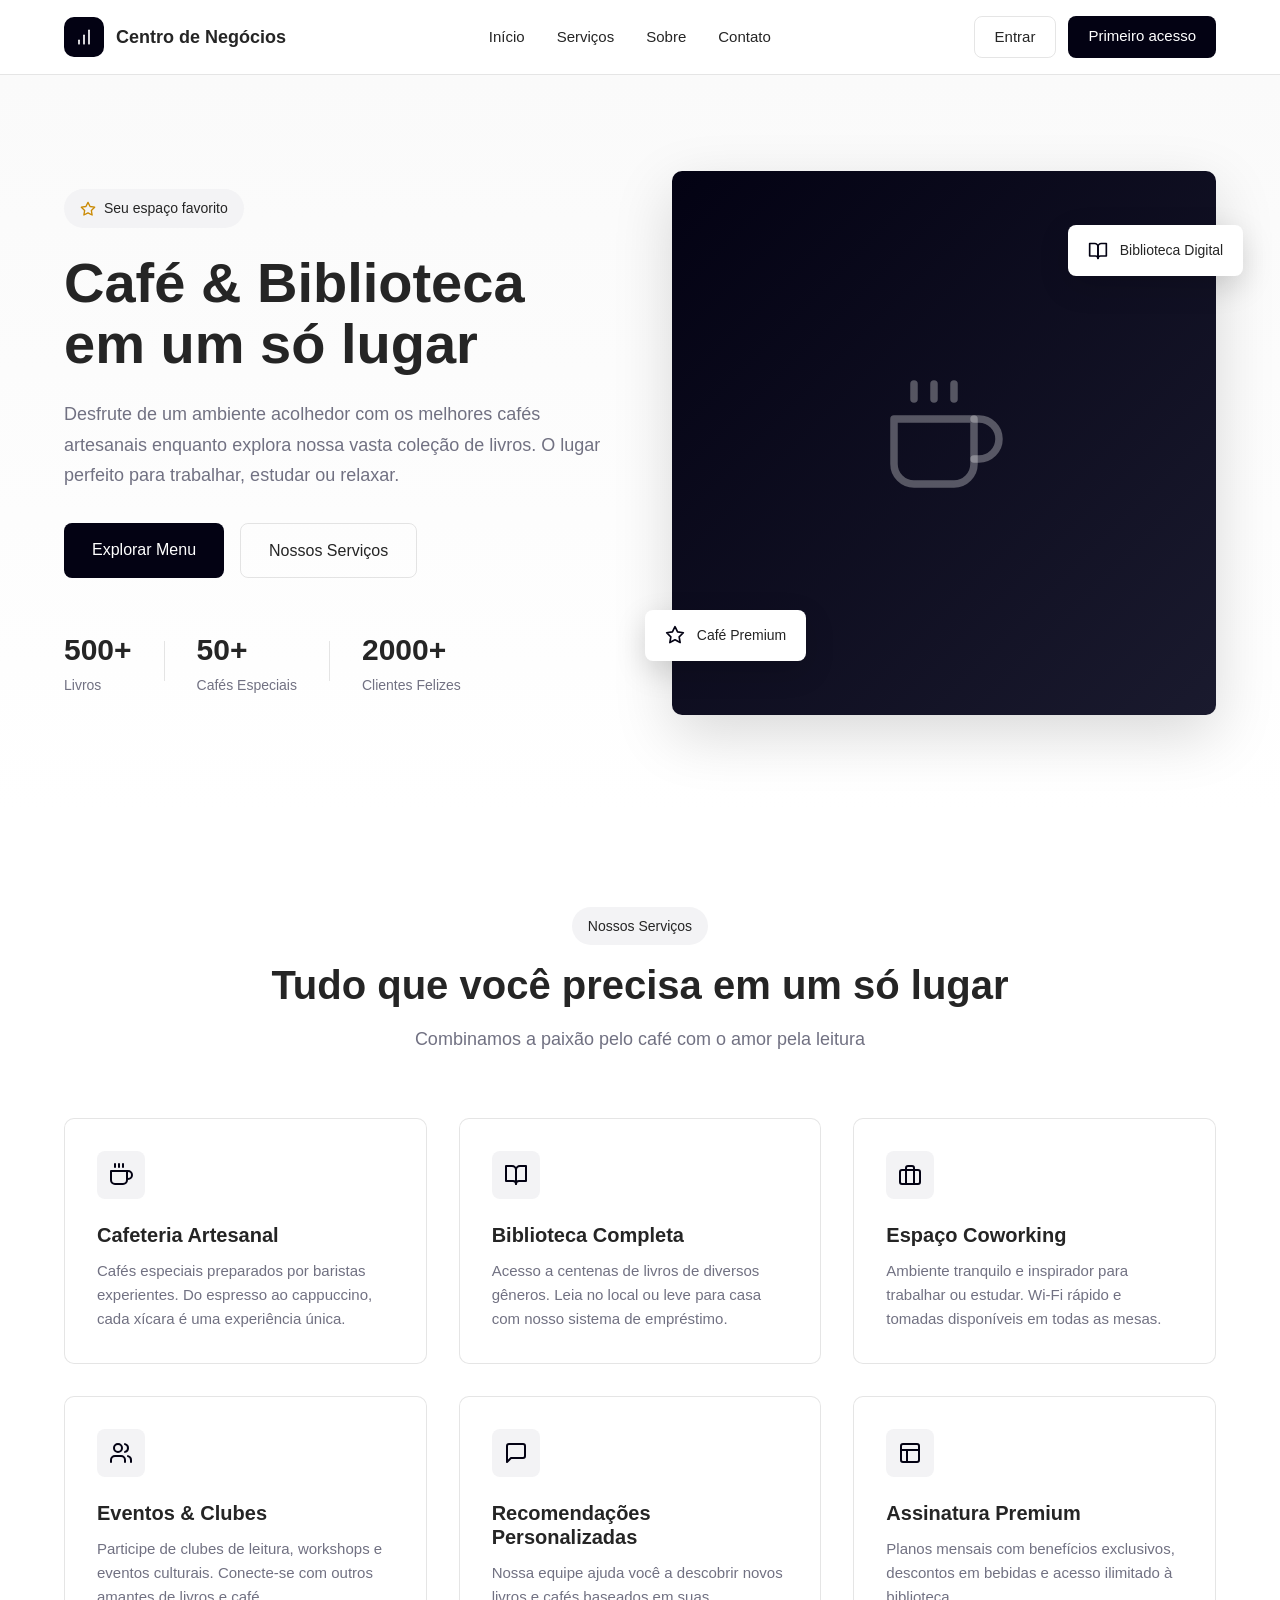
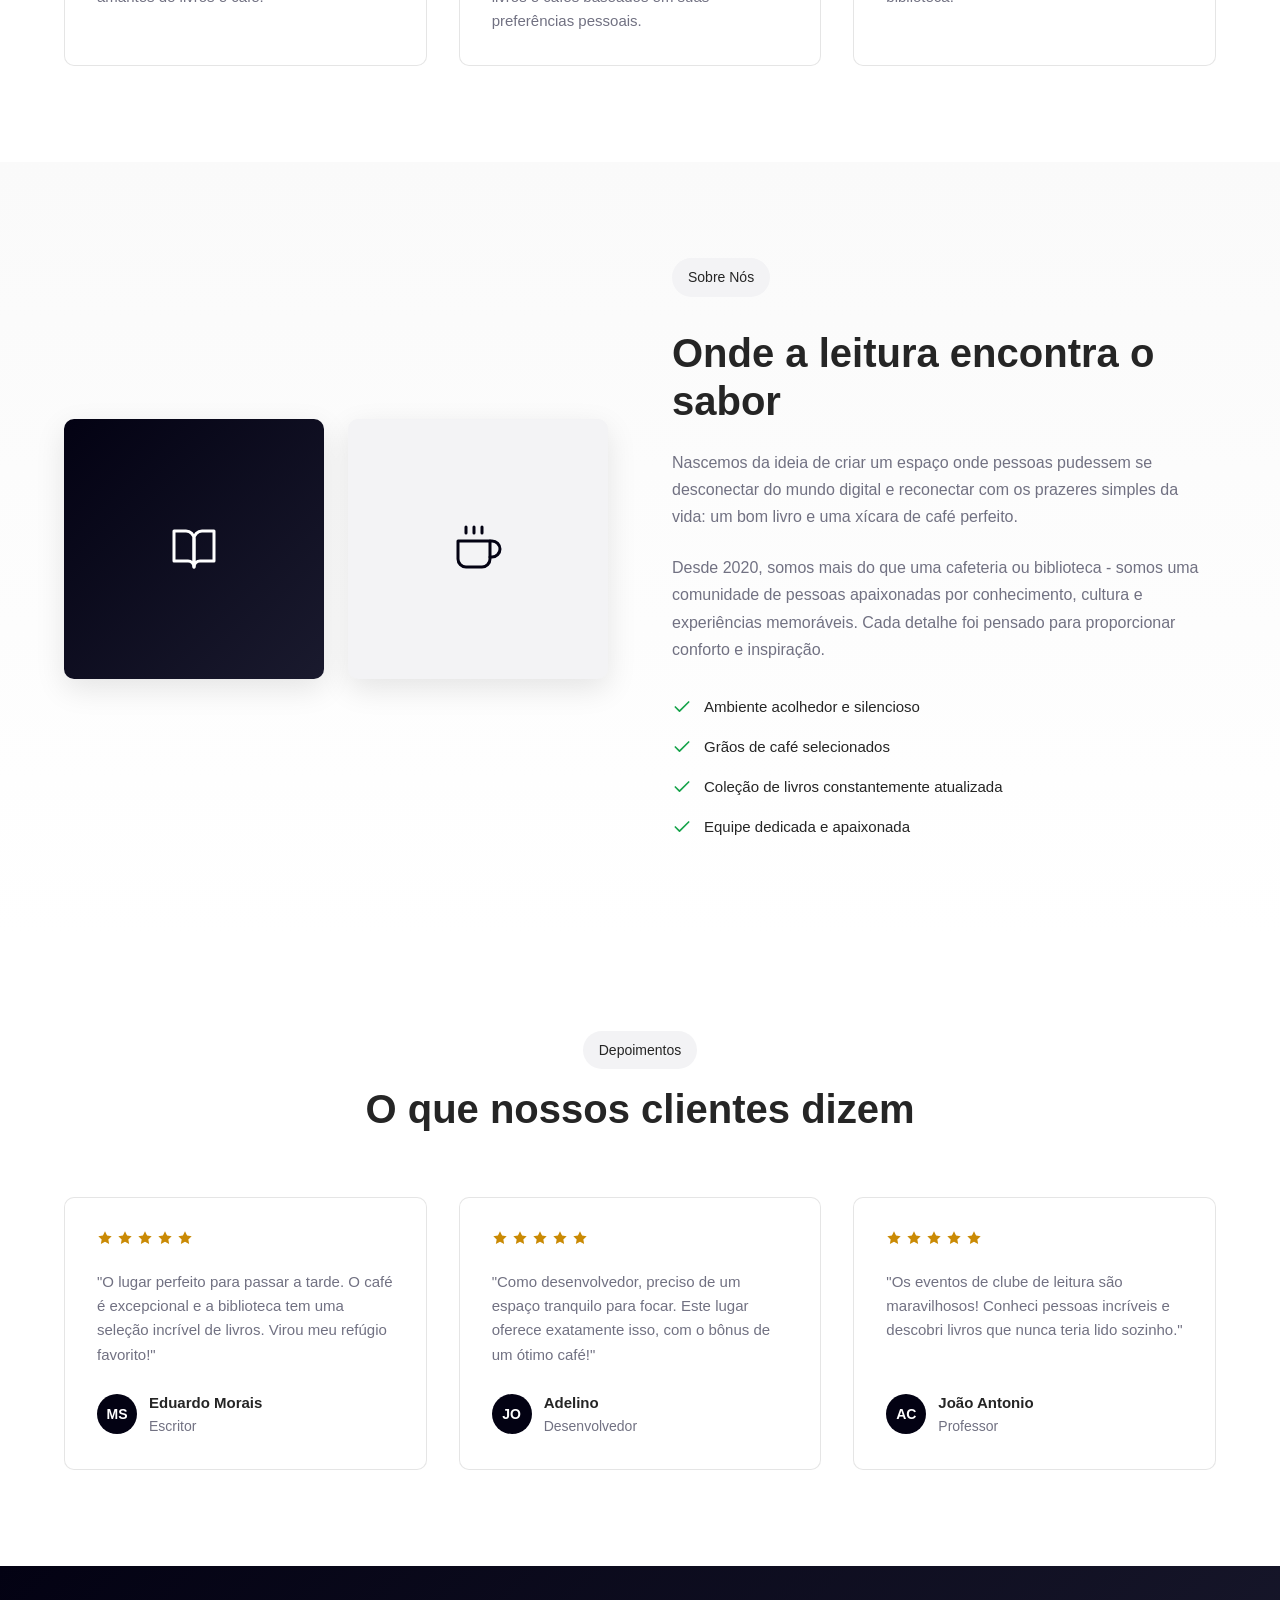
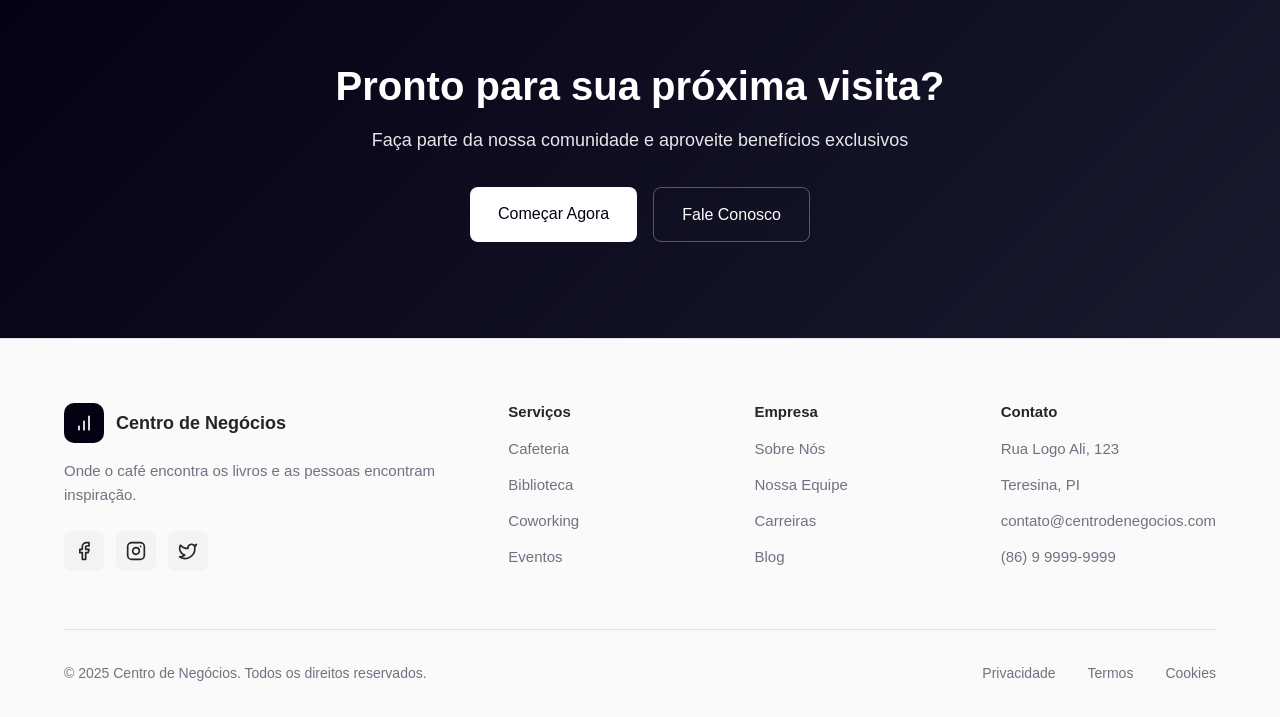
<file: templates/index.html>
<!DOCTYPE html>
<html lang="pt-BR">
<head>
    <meta charset="UTF-8">
    <meta name="viewport" content="width=device-width, initial-scale=1.0">
    <title>Centro de Negócios - Café & Biblioteca</title>
    <link rel="stylesheet" href="/static/css/index.css">
</head>
<body>
    <!-- Navegação -->
    <nav class="navbar">
        <div class="container">
            <div class="nav-content">
                <div class="nav-logo">
                    <div class="logo-icon">
                        <svg xmlns="http://www.w3.org/2000/svg" width="20" height="20" viewBox="0 0 24 24" fill="none" stroke="currentColor" stroke-width="2" stroke-linecap="round" stroke-linejoin="round">
                            <line x1="12" y1="20" x2="12" y2="10"></line>
                            <line x1="18" y1="20" x2="18" y2="4"></line>
                            <line x1="6" y1="20" x2="6" y2="16"></line>
                        </svg>
                    </div>
                    <span>Centro de Negócios</span>
                </div>
                
                <div class="nav-links">
                    <a href="/">Início</a>
                    <a href="#servicos">Serviços</a>
                    <a href="#sobre">Sobre</a>
                    <a href="#contato">Contato</a>
                </div>
                
                <div class="nav-actions">
                    <a href="/login" class="btn-secondary-nav">Entrar</a>
                    <a href="/cadastro" class="btn-primary-nav">Primeiro acesso </a>
                </div>
            </div>
        </div>
    </nav>

    <!-- Seção 1 -->
    <section class="hero" id="inicio">
        <div class="container">
            <div class="hero-content">
                <div class="hero-text">
                    <div class="hero-badge">
                        <svg xmlns="http://www.w3.org/2000/svg" width="16" height="16" viewBox="0 0 24 24" fill="none" stroke="currentColor" stroke-width="2" stroke-linecap="round" stroke-linejoin="round">
                            <polygon points="12 2 15.09 8.26 22 9.27 17 14.14 18.18 21.02 12 17.77 5.82 21.02 7 14.14 2 9.27 8.91 8.26 12 2"></polygon>
                        </svg>
                        <span>Seu espaço favorito</span>
                    </div>
                    <h1>Café & Biblioteca<br>em um só lugar</h1>
                    <p class="hero-description">
                        Desfrute de um ambiente acolhedor com os melhores cafés artesanais 
                        enquanto explora nossa vasta coleção de livros. O lugar perfeito para 
                        trabalhar, estudar ou relaxar.
                    </p>
                    <div class="hero-buttons">
                        <a href="/menu" class="btn-primary">Explorar Menu</a>
                        <a href="#servicos" class="btn-secondary">Nossos Serviços</a>
                    </div>
                    <div class="hero-stats">
                        <div class="stat-item">
                            <span class="stat-number">500+</span>
                            <span class="stat-label">Livros</span>
                        </div>
                        <div class="stat-divider"></div>
                        <div class="stat-item">
                            <span class="stat-number">50+</span>
                            <span class="stat-label">Cafés Especiais</span>
                        </div>
                        <div class="stat-divider"></div>
                        <div class="stat-item">
                            <span class="stat-number">2000+</span>
                            <span class="stat-label">Clientes Felizes</span>
                        </div>
                    </div>
                </div>
                
                <div class="hero-image">
                    <div class="image-card">
                        <div class="placeholder-image">
                            <svg xmlns="http://www.w3.org/2000/svg" width="120" height="120" viewBox="0 0 24 24" fill="none" stroke="currentColor" stroke-width="1.5" stroke-linecap="round" stroke-linejoin="round">
                                <path d="M18 8h1a4 4 0 0 1 0 8h-1"></path>
                                <path d="M2 8h16v9a4 4 0 0 1-4 4H6a4 4 0 0 1-4-4V8z"></path>
                                <line x1="6" y1="1" x2="6" y2="4"></line>
                                <line x1="10" y1="1" x2="10" y2="4"></line>
                                <line x1="14" y1="1" x2="14" y2="4"></line>
                            </svg>
                        </div>
                    </div>
                    <div class="floating-card floating-card-1">
                        <svg xmlns="http://www.w3.org/2000/svg" width="20" height="20" viewBox="0 0 24 24" fill="none" stroke="currentColor" stroke-width="2" stroke-linecap="round" stroke-linejoin="round">
                            <path d="M2 3h6a4 4 0 0 1 4 4v14a3 3 0 0 0-3-3H2z"></path>
                            <path d="M22 3h-6a4 4 0 0 0-4 4v14a3 3 0 0 1 3-3h7z"></path>
                        </svg>
                        <span>Biblioteca Digital</span>
                    </div>
                    <div class="floating-card floating-card-2">
                        <svg xmlns="http://www.w3.org/2000/svg" width="20" height="20" viewBox="0 0 24 24" fill="none" stroke="currentColor" stroke-width="2" stroke-linecap="round" stroke-linejoin="round">
                            <polygon points="12 2 15.09 8.26 22 9.27 17 14.14 18.18 21.02 12 17.77 5.82 21.02 7 14.14 2 9.27 8.91 8.26 12 2"></polygon>
                        </svg>
                        <span>Café Premium</span>
                    </div>
                </div>
            </div>
        </div>
    </section>

    <!-- Seção de Serviços -->
    <section class="features" id="servicos">
        <div class="container">
            <div class="section-header">
                <span class="section-badge">Nossos Serviços</span>
                <h2>Tudo que você precisa em um só lugar</h2>
                <p>Combinamos a paixão pelo café com o amor pela leitura</p>
            </div>

            <div class="features-grid">
                <div class="feature-card">
                    <div class="feature-icon">
                        <svg xmlns="http://www.w3.org/2000/svg" width="24" height="24" viewBox="0 0 24 24" fill="none" stroke="currentColor" stroke-width="2" stroke-linecap="round" stroke-linejoin="round">
                            <path d="M18 8h1a4 4 0 0 1 0 8h-1"></path>
                            <path d="M2 8h16v9a4 4 0 0 1-4 4H6a4 4 0 0 1-4-4V8z"></path>
                            <line x1="6" y1="1" x2="6" y2="4"></line>
                            <line x1="10" y1="1" x2="10" y2="4"></line>
                            <line x1="14" y1="1" x2="14" y2="4"></line>
                        </svg>
                    </div>
                    <h3>Cafeteria Artesanal</h3>
                    <p>Cafés especiais preparados por baristas experientes. Do espresso ao cappuccino, cada xícara é uma experiência única.</p>
                </div>

                <div class="feature-card">
                    <div class="feature-icon">
                        <svg xmlns="http://www.w3.org/2000/svg" width="24" height="24" viewBox="0 0 24 24" fill="none" stroke="currentColor" stroke-width="2" stroke-linecap="round" stroke-linejoin="round">
                            <path d="M2 3h6a4 4 0 0 1 4 4v14a3 3 0 0 0-3-3H2z"></path>
                            <path d="M22 3h-6a4 4 0 0 0-4 4v14a3 3 0 0 1 3-3h7z"></path>
                        </svg>
                    </div>
                    <h3>Biblioteca Completa</h3>
                    <p>Acesso a centenas de livros de diversos gêneros. Leia no local ou leve para casa com nosso sistema de empréstimo.</p>
                </div>

                <div class="feature-card">
                    <div class="feature-icon">
                        <svg xmlns="http://www.w3.org/2000/svg" width="24" height="24" viewBox="0 0 24 24" fill="none" stroke="currentColor" stroke-width="2" stroke-linecap="round" stroke-linejoin="round">
                            <rect width="20" height="14" x="2" y="7" rx="2" ry="2"></rect>
                            <path d="M16 21V5a2 2 0 0 0-2-2h-4a2 2 0 0 0-2 2v16"></path>
                        </svg>
                    </div>
                    <h3>Espaço Coworking</h3>
                    <p>Ambiente tranquilo e inspirador para trabalhar ou estudar. Wi-Fi rápido e tomadas disponíveis em todas as mesas.</p>
                </div>

                <div class="feature-card">
                    <div class="feature-icon">
                        <svg xmlns="http://www.w3.org/2000/svg" width="24" height="24" viewBox="0 0 24 24" fill="none" stroke="currentColor" stroke-width="2" stroke-linecap="round" stroke-linejoin="round">
                            <path d="M16 21v-2a4 4 0 0 0-4-4H6a4 4 0 0 0-4 4v2"></path>
                            <circle cx="9" cy="7" r="4"></circle>
                            <path d="M22 21v-2a4 4 0 0 0-3-3.87"></path>
                            <path d="M16 3.13a4 4 0 0 1 0 7.75"></path>
                        </svg>
                    </div>
                    <h3>Eventos & Clubes</h3>
                    <p>Participe de clubes de leitura, workshops e eventos culturais. Conecte-se com outros amantes de livros e café.</p>
                </div>

                <div class="feature-card">
                    <div class="feature-icon">
                        <svg xmlns="http://www.w3.org/2000/svg" width="24" height="24" viewBox="0 0 24 24" fill="none" stroke="currentColor" stroke-width="2" stroke-linecap="round" stroke-linejoin="round">
                            <path d="M21 15a2 2 0 0 1-2 2H7l-4 4V5a2 2 0 0 1 2-2h14a2 2 0 0 1 2 2z"></path>
                        </svg>
                    </div>
                    <h3>Recomendações Personalizadas</h3>
                    <p>Nossa equipe ajuda você a descobrir novos livros e cafés baseados em suas preferências pessoais.</p>
                </div>

                <div class="feature-card">
                    <div class="feature-icon">
                        <svg xmlns="http://www.w3.org/2000/svg" width="24" height="24" viewBox="0 0 24 24" fill="none" stroke="currentColor" stroke-width="2" stroke-linecap="round" stroke-linejoin="round">
                            <rect width="18" height="18" x="3" y="3" rx="2"></rect>
                            <path d="M3 9h18"></path>
                            <path d="M9 21V9"></path>
                        </svg>
                    </div>
                    <h3>Assinatura Premium</h3>
                    <p>Planos mensais com benefícios exclusivos, descontos em bebidas e acesso ilimitado à biblioteca.</p>
                </div>
            </div>
        </div>
    </section>

    <!-- Seção Sobre -->
    <section class="about" id="sobre">
        <div class="container">
            <div class="about-content">
                <div class="about-image">
                    <div class="image-grid">
                        <div class="grid-image grid-image-1">
                            <svg xmlns="http://www.w3.org/2000/svg" width="48" height="48" viewBox="0 0 24 24" fill="none" stroke="currentColor" stroke-width="1.5" stroke-linecap="round" stroke-linejoin="round">
                                <path d="M2 3h6a4 4 0 0 1 4 4v14a3 3 0 0 0-3-3H2z"></path>
                                <path d="M22 3h-6a4 4 0 0 0-4 4v14a3 3 0 0 1 3-3h7z"></path>
                            </svg>
                        </div>
                        <div class="grid-image grid-image-2">
                            <svg xmlns="http://www.w3.org/2000/svg" width="48" height="48" viewBox="0 0 24 24" fill="none" stroke="currentColor" stroke-width="1.5" stroke-linecap="round" stroke-linejoin="round">
                                <path d="M18 8h1a4 4 0 0 1 0 8h-1"></path>
                                <path d="M2 8h16v9a4 4 0 0 1-4 4H6a4 4 0 0 1-4-4V8z"></path>
                                <line x1="6" y1="1" x2="6" y2="4"></line>
                                <line x1="10" y1="1" x2="10" y2="4"></line>
                                <line x1="14" y1="1" x2="14" y2="4"></line>
                            </svg>
                        </div>
                    </div>
                </div>
                
                <div class="about-text">
                    <span class="section-badge">Sobre Nós</span>
                    <h2>Onde a leitura encontra o sabor</h2>
                    <p>
                        Nascemos da ideia de criar um espaço onde pessoas pudessem se desconectar 
                        do mundo digital e reconectar com os prazeres simples da vida: um bom livro 
                        e uma xícara de café perfeito.
                    </p>
                    <p>
                        Desde 2020, somos mais do que uma cafeteria ou biblioteca - somos uma 
                        comunidade de pessoas apaixonadas por conhecimento, cultura e experiências 
                        memoráveis. Cada detalhe foi pensado para proporcionar conforto e inspiração.
                    </p>
                    
                    <div class="about-features">
                        <div class="about-feature-item">
                            <svg xmlns="http://www.w3.org/2000/svg" width="20" height="20" viewBox="0 0 24 24" fill="none" stroke="currentColor" stroke-width="2" stroke-linecap="round" stroke-linejoin="round">
                                <polyline points="20 6 9 17 4 12"></polyline>
                            </svg>
                            <span>Ambiente acolhedor e silencioso</span>
                        </div>
                        <div class="about-feature-item">
                            <svg xmlns="http://www.w3.org/2000/svg" width="20" height="20" viewBox="0 0 24 24" fill="none" stroke="currentColor" stroke-width="2" stroke-linecap="round" stroke-linejoin="round">
                                <polyline points="20 6 9 17 4 12"></polyline>
                            </svg>
                            <span>Grãos de café selecionados</span>
                        </div>
                        <div class="about-feature-item">
                            <svg xmlns="http://www.w3.org/2000/svg" width="20" height="20" viewBox="0 0 24 24" fill="none" stroke="currentColor" stroke-width="2" stroke-linecap="round" stroke-linejoin="round">
                                <polyline points="20 6 9 17 4 12"></polyline>
                            </svg>
                            <span>Coleção de livros constantemente atualizada</span>
                        </div>
                        <div class="about-feature-item">
                            <svg xmlns="http://www.w3.org/2000/svg" width="20" height="20" viewBox="0 0 24 24" fill="none" stroke="currentColor" stroke-width="2" stroke-linecap="round" stroke-linejoin="round">
                                <polyline points="20 6 9 17 4 12"></polyline>
                            </svg>
                            <span>Equipe dedicada e apaixonada</span>
                        </div>
                    </div>
                </div>
            </div>
        </div>
    </section>

    <!-- Seção de Testemunhas -->
    <section class="testimonials">
        <div class="container">
            <div class="section-header">
                <span class="section-badge">Depoimentos</span>
                <h2>O que nossos clientes dizem</h2>
            </div>

            <div class="testimonials-grid">
                <div class="testimonial-card">
                    <div class="stars">
                        <svg xmlns="http://www.w3.org/2000/svg" width="16" height="16" viewBox="0 0 24 24" fill="currentColor" stroke="none">
                            <polygon points="12 2 15.09 8.26 22 9.27 17 14.14 18.18 21.02 12 17.77 5.82 21.02 7 14.14 2 9.27 8.91 8.26 12 2"></polygon>
                        </svg>
                        <svg xmlns="http://www.w3.org/2000/svg" width="16" height="16" viewBox="0 0 24 24" fill="currentColor" stroke="none">
                            <polygon points="12 2 15.09 8.26 22 9.27 17 14.14 18.18 21.02 12 17.77 5.82 21.02 7 14.14 2 9.27 8.91 8.26 12 2"></polygon>
                        </svg>
                        <svg xmlns="http://www.w3.org/2000/svg" width="16" height="16" viewBox="0 0 24 24" fill="currentColor" stroke="none">
                            <polygon points="12 2 15.09 8.26 22 9.27 17 14.14 18.18 21.02 12 17.77 5.82 21.02 7 14.14 2 9.27 8.91 8.26 12 2"></polygon>
                        </svg>
                        <svg xmlns="http://www.w3.org/2000/svg" width="16" height="16" viewBox="0 0 24 24" fill="currentColor" stroke="none">
                            <polygon points="12 2 15.09 8.26 22 9.27 17 14.14 18.18 21.02 12 17.77 5.82 21.02 7 14.14 2 9.27 8.91 8.26 12 2"></polygon>
                        </svg>
                        <svg xmlns="http://www.w3.org/2000/svg" width="16" height="16" viewBox="0 0 24 24" fill="currentColor" stroke="none">
                            <polygon points="12 2 15.09 8.26 22 9.27 17 14.14 18.18 21.02 12 17.77 5.82 21.02 7 14.14 2 9.27 8.91 8.26 12 2"></polygon>
                        </svg>
                    </div>
                    <p>"O lugar perfeito para passar a tarde. O café é excepcional e a biblioteca tem uma seleção incrível de livros. Virou meu refúgio favorito!"</p>
                    <div class="testimonial-author">
                        <div class="author-avatar">MS</div>
                        <div>
                            <div class="author-name">Eduardo Morais</div>
                            <div class="author-role">Escritor</div>
                        </div>
                    </div>
                </div>

                <div class="testimonial-card">
                    <div class="stars">
                        <svg xmlns="http://www.w3.org/2000/svg" width="16" height="16" viewBox="0 0 24 24" fill="currentColor" stroke="none">
                            <polygon points="12 2 15.09 8.26 22 9.27 17 14.14 18.18 21.02 12 17.77 5.82 21.02 7 14.14 2 9.27 8.91 8.26 12 2"></polygon>
                        </svg>
                        <svg xmlns="http://www.w3.org/2000/svg" width="16" height="16" viewBox="0 0 24 24" fill="currentColor" stroke="none">
                            <polygon points="12 2 15.09 8.26 22 9.27 17 14.14 18.18 21.02 12 17.77 5.82 21.02 7 14.14 2 9.27 8.91 8.26 12 2"></polygon>
                        </svg>
                        <svg xmlns="http://www.w3.org/2000/svg" width="16" height="16" viewBox="0 0 24 24" fill="currentColor" stroke="none">
                            <polygon points="12 2 15.09 8.26 22 9.27 17 14.14 18.18 21.02 12 17.77 5.82 21.02 7 14.14 2 9.27 8.91 8.26 12 2"></polygon>
                        </svg>
                        <svg xmlns="http://www.w3.org/2000/svg" width="16" height="16" viewBox="0 0 24 24" fill="currentColor" stroke="none">
                            <polygon points="12 2 15.09 8.26 22 9.27 17 14.14 18.18 21.02 12 17.77 5.82 21.02 7 14.14 2 9.27 8.91 8.26 12 2"></polygon>
                        </svg>
                        <svg xmlns="http://www.w3.org/2000/svg" width="16" height="16" viewBox="0 0 24 24" fill="currentColor" stroke="none">
                            <polygon points="12 2 15.09 8.26 22 9.27 17 14.14 18.18 21.02 12 17.77 5.82 21.02 7 14.14 2 9.27 8.91 8.26 12 2"></polygon>
                        </svg>
                    </div>
                    <p>"Como desenvolvedor, preciso de um espaço tranquilo para focar. Este lugar oferece exatamente isso, com o bônus de um ótimo café!"</p>
                    <div class="testimonial-author">
                        <div class="author-avatar">JO</div>
                        <div>
                            <div class="author-name">Adelino</div>
                            <div class="author-role">Desenvolvedor</div>
                        </div>
                    </div>
                </div>

                <div class="testimonial-card">
                    <div class="stars">
                        <svg xmlns="http://www.w3.org/2000/svg" width="16" height="16" viewBox="0 0 24 24" fill="currentColor" stroke="none">
                            <polygon points="12 2 15.09 8.26 22 9.27 17 14.14 18.18 21.02 12 17.77 5.82 21.02 7 14.14 2 9.27 8.91 8.26 12 2"></polygon>
                        </svg>
                        <svg xmlns="http://www.w3.org/2000/svg" width="16" height="16" viewBox="0 0 24 24" fill="currentColor" stroke="none">
                            <polygon points="12 2 15.09 8.26 22 9.27 17 14.14 18.18 21.02 12 17.77 5.82 21.02 7 14.14 2 9.27 8.91 8.26 12 2"></polygon>
                        </svg>
                        <svg xmlns="http://www.w3.org/2000/svg" width="16" height="16" viewBox="0 0 24 24" fill="currentColor" stroke="none">
                            <polygon points="12 2 15.09 8.26 22 9.27 17 14.14 18.18 21.02 12 17.77 5.82 21.02 7 14.14 2 9.27 8.91 8.26 12 2"></polygon>
                        </svg>
                        <svg xmlns="http://www.w3.org/2000/svg" width="16" height="16" viewBox="0 0 24 24" fill="currentColor" stroke="none">
                            <polygon points="12 2 15.09 8.26 22 9.27 17 14.14 18.18 21.02 12 17.77 5.82 21.02 7 14.14 2 9.27 8.91 8.26 12 2"></polygon>
                        </svg>
                        <svg xmlns="http://www.w3.org/2000/svg" width="16" height="16" viewBox="0 0 24 24" fill="currentColor" stroke="none">
                            <polygon points="12 2 15.09 8.26 22 9.27 17 14.14 18.18 21.02 12 17.77 5.82 21.02 7 14.14 2 9.27 8.91 8.26 12 2"></polygon>
                        </svg>
                    </div>
                    <p>"Os eventos de clube de leitura são maravilhosos! Conheci pessoas incríveis e descobri livros que nunca teria lido sozinho."</p>
                    <div class="testimonial-author">
                        <div class="author-avatar">AC</div>
                        <div>
                            <div class="author-name">João Antonio</div>
                            <div class="author-role">Professor</div>
                        </div>
                    </div>
                </div>
            </div>
        </div>
    </section>

    <!-- Container CTA -->
    <section class="cta">
        <div class="container">
            <div class="cta-content">
                <h2>Pronto para sua próxima visita?</h2>
                <p>Faça parte da nossa comunidade e aproveite benefícios exclusivos</p>
                <div class="cta-buttons">
                    <a href="#" class="btn-primary">Começar Agora</a>
                    <a href="#contato" class="btn-secondary">Fale Conosco</a>
                </div>
            </div>
        </div>
    </section>

    <!-- Footer -->
    <footer class="footer" id="contato">
        <div class="container">
            <div class="footer-content">
                <div class="footer-column">
                    <div class="footer-logo">
                        <div class="logo-icon">
                            <svg xmlns="http://www.w3.org/2000/svg" width="20" height="20" viewBox="0 0 24 24" fill="none" stroke="currentColor" stroke-width="2" stroke-linecap="round" stroke-linejoin="round">
                                <line x1="12" y1="20" x2="12" y2="10"></line>
                                <line x1="18" y1="20" x2="18" y2="4"></line>
                                <line x1="6" y1="20" x2="6" y2="16"></line>
                            </svg>
                        </div>
                        <span>Centro de Negócios</span>
                    </div>
                    <p>Onde o café encontra os livros e as pessoas encontram inspiração.</p>
                    <div class="social-links">
                        <a href="#" aria-label="Facebook">
                            <svg xmlns="http://www.w3.org/2000/svg" width="20" height="20" viewBox="0 0 24 24" fill="none" stroke="currentColor" stroke-width="2" stroke-linecap="round" stroke-linejoin="round">
                                <path d="M18 2h-3a5 5 0 0 0-5 5v3H7v4h3v8h4v-8h3l1-4h-4V7a1 1 0 0 1 1-1h3z"></path>
                            </svg>
                        </a>
                        <a href="#" aria-label="Instagram">
                            <svg xmlns="http://www.w3.org/2000/svg" width="20" height="20" viewBox="0 0 24 24" fill="none" stroke="currentColor" stroke-width="2" stroke-linecap="round" stroke-linejoin="round">
                                <rect width="20" height="20" x="2" y="2" rx="5" ry="5"></rect>
                                <path d="M16 11.37A4 4 0 1 1 12.63 8 4 4 0 0 1 16 11.37z"></path>
                                <line x1="17.5" x2="17.51" y1="6.5" y2="6.5"></line>
                            </svg>
                        </a>
                        <a href="#" aria-label="Twitter">
                            <svg xmlns="http://www.w3.org/2000/svg" width="20" height="20" viewBox="0 0 24 24" fill="none" stroke="currentColor" stroke-width="2" stroke-linecap="round" stroke-linejoin="round">
                                <path d="M22 4s-.7 2.1-2 3.4c1.6 10-9.4 17.3-18 11.6 2.2.1 4.4-.6 6-2C3 15.5.5 9.6 3 5c2.2 2.6 5.6 4.1 9 4-.9-4.2 4-6.6 7-3.8 1.1 0 3-1.2 3-1.2z"></path>
                            </svg>
                        </a>
                    </div>
                </div>

                <div class="footer-column">
                    <h4>Serviços</h4>
                    <ul>
                        <li><a href="#">Cafeteria</a></li>
                        <li><a href="#">Biblioteca</a></li>
                        <li><a href="#">Coworking</a></li>
                        <li><a href="#">Eventos</a></li>
                    </ul>
                </div>

                <div class="footer-column">
                    <h4>Empresa</h4>
                    <ul>
                        <li><a href="#">Sobre Nós</a></li>
                        <li><a href="#">Nossa Equipe</a></li>
                        <li><a href="#">Carreiras</a></li>
                        <li><a href="#">Blog</a></li>
                    </ul>
                </div>

                <div class="footer-column">
                    <h4>Contato</h4>
                    <ul>
                        <li>Rua Logo Ali, 123</li>
                        <li>Teresina, PI</li>
                        <li>contato@centrodenegocios.com</li>
                        <li>(86) 9 9999-9999</li>
                    </ul>
                </div>
            </div>

            <div class="footer-bottom">
                <p>&copy; 2025 Centro de Negócios. Todos os direitos reservados.</p>
                <div class="footer-links">
                    <a href="#">Privacidade</a>
                    <a href="#">Termos</a>
                    <a href="#">Cookies</a>
                </div>
            </div>
        </div>
    </footer>
</body>
</html>
</file>
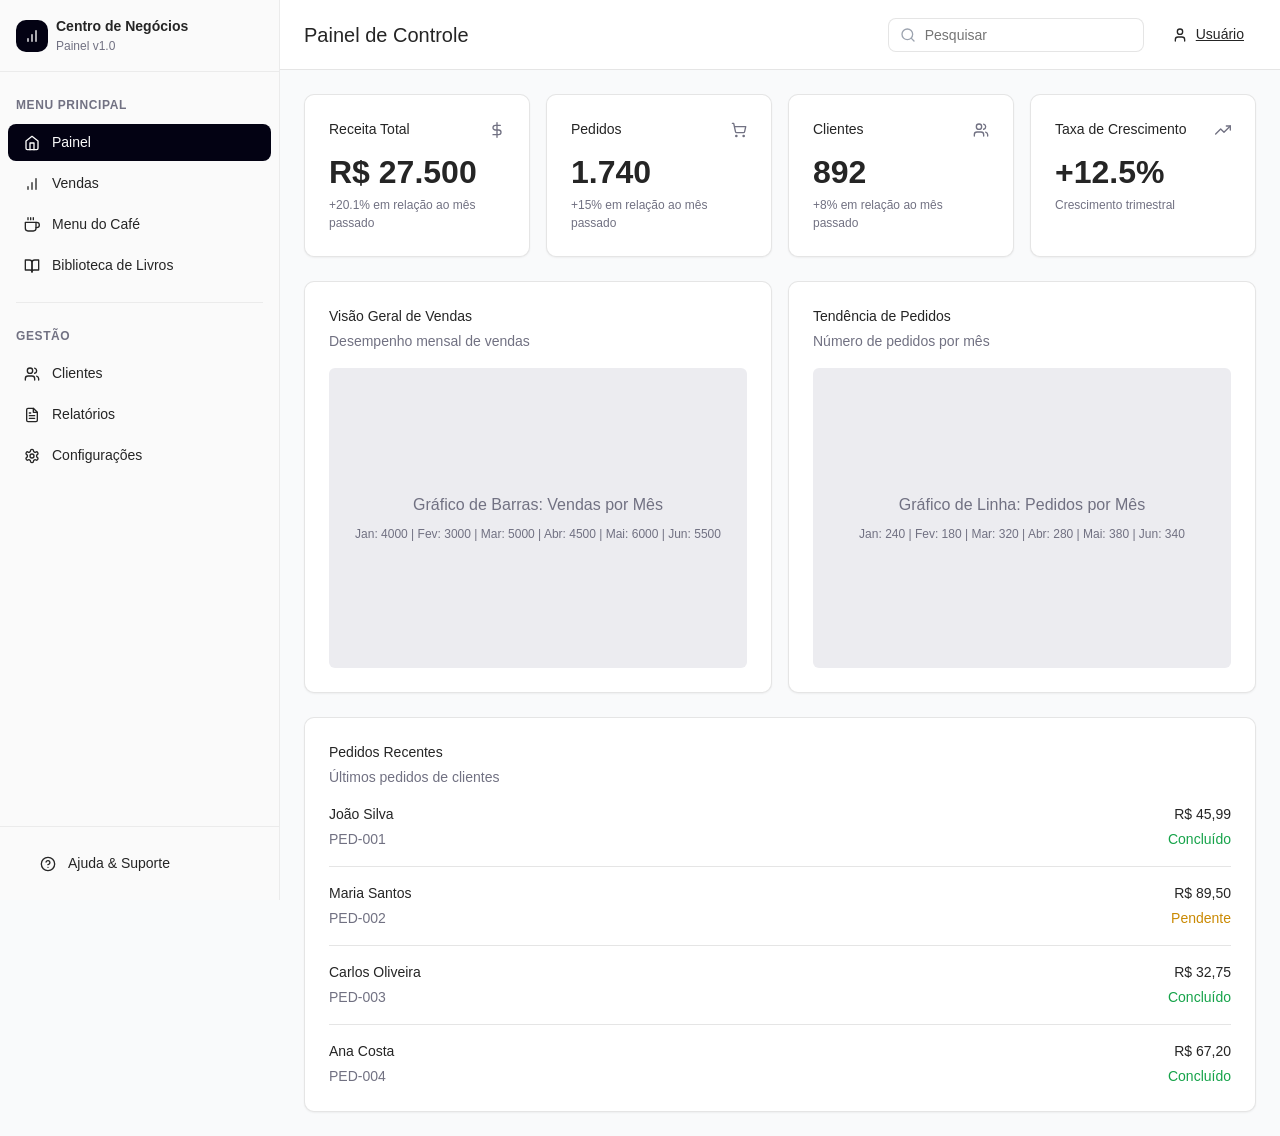
<file: templates/admin.html>
<!DOCTYPE html>
<html lang="pt-BR">
<head>
    <meta charset="UTF-8">
    <meta name="viewport" content="width=device-width, initial-scale=1.0">
    <title>Painel de Controle - Centro de Negócios</title>
    <link rel="stylesheet" href="/static/css/admin.css">
</head>
<body>
    <div class="app-container">
            <!-- Lateral -->
        <aside class="sidebar">
            <div class="sidebar-header">
                <div class="sidebar-logo">
                    <div class="logo-icon">
                        <svg xmlns="http://www.w3.org/2000/svg" width="16" height="16" viewBox="0 0 24 24" fill="none" stroke="currentColor" stroke-width="2" stroke-linecap="round" stroke-linejoin="round"><line x1="12" y1="20" x2="12" y2="10"></line><line x1="18" y1="20" x2="18" y2="4"></line><line x1="6" y1="20" x2="6" y2="16"></line></svg>
                    </div>
                    <div>
                        <p class="logo-title">Centro de Negócios</p>
                        <p class="logo-subtitle">Painel v1.0</p>
                    </div>
                </div>
            </div>
            
            <div class="sidebar-content">
                <div class="sidebar-group">
                    <div class="sidebar-group-label">Menu Principal</div>
                    <nav class="sidebar-menu">
                        <a href="/perfil" class="sidebar-menu-item active">
                            <svg xmlns="http://www.w3.org/2000/svg" width="16" height="16" viewBox="0 0 24 24" fill="none" stroke="currentColor" stroke-width="2" stroke-linecap="round" stroke-linejoin="round"><path d="m3 9 9-7 9 7v11a2 2 0 0 1-2 2H5a2 2 0 0 1-2-2z"></path><polyline points="9 22 9 12 15 12 15 22"></polyline></svg>
                            <span>Painel</span>
                        </a>
                        <a href="/perfil" class="sidebar-menu-item">
                            <svg xmlns="http://www.w3.org/2000/svg" width="16" height="16" viewBox="0 0 24 24" fill="none" stroke="currentColor" stroke-width="2" stroke-linecap="round" stroke-linejoin="round"><line x1="12" y1="20" x2="12" y2="10"></line><line x1="18" y1="20" x2="18" y2="4"></line><line x1="6" y1="20" x2="6" y2="16"></line></svg>
                            <span>Vendas</span>
                        </a>
                        <a href="/adicionar_produto" class="sidebar-menu-item">
                            <svg xmlns="http://www.w3.org/2000/svg" width="16" height="16" viewBox="0 0 24 24" fill="none" stroke="currentColor" stroke-width="2" stroke-linecap="round" stroke-linejoin="round"><path d="M18 8h1a4 4 0 0 1 0 8h-1"></path><path d="M2 8h16v9a4 4 0 0 1-4 4H6a4 4 0 0 1-4-4V8z"></path><line x1="6" y1="1" x2="6" y2="4"></line><line x1="10" y1="1" x2="10" y2="4"></line><line x1="14" y1="1" x2="14" y2="4"></line></svg>
                            <span>Menu do Café</span>
                        </a>
                        <a href="/menu" class="sidebar-menu-item">
                            <svg xmlns="http://www.w3.org/2000/svg" width="16" height="16" viewBox="0 0 24 24" fill="none" stroke="currentColor" stroke-width="2" stroke-linecap="round" stroke-linejoin="round"><path d="M2 3h6a4 4 0 0 1 4 4v14a3 3 0 0 0-3-3H2z"></path><path d="M22 3h-6a4 4 0 0 0-4 4v14a3 3 0 0 1 3-3h7z"></path></svg>
                            <span>Biblioteca de Livros</span>
                        </a>
                    </nav>
                </div>

                <div class="sidebar-separator"></div>

                <div class="sidebar-group">
                    <div class="sidebar-group-label">Gestão</div>
                    <nav class="sidebar-menu">
                        <a href="/clientes" class="sidebar-menu-item">
                            <svg xmlns="http://www.w3.org/2000/svg" width="16" height="16" viewBox="0 0 24 24" fill="none" stroke="currentColor" stroke-width="2" stroke-linecap="round" stroke-linejoin="round"><path d="M16 21v-2a4 4 0 0 0-4-4H6a4 4 0 0 0-4 4v2"></path><circle cx="9" cy="7" r="4"></circle><path d="M22 21v-2a4 4 0 0 0-3-3.87"></path><path d="M16 3.13a4 4 0 0 1 0 7.75"></path></svg>
                            <span>Clientes</span>
                        </a>
                        <a href="/perfil" class="sidebar-menu-item">
                            <svg xmlns="http://www.w3.org/2000/svg" width="16" height="16" viewBox="0 0 24 24" fill="none" stroke="currentColor" stroke-width="2" stroke-linecap="round" stroke-linejoin="round"><path d="M14 2H6a2 2 0 0 0-2 2v16a2 2 0 0 0 2 2h12a2 2 0 0 0 2-2V8z"></path><polyline points="14 2 14 8 20 8"></polyline><line x1="16" y1="13" x2="8" y2="13"></line><line x1="16" y1="17" x2="8" y2="17"></line><polyline points="10 9 9 9 8 9"></polyline></svg>
                            <span>Relatórios</span>
                        </a>
                        <a href="/perfil" class="sidebar-menu-item">
                            <svg xmlns="http://www.w3.org/2000/svg" width="16" height="16" viewBox="0 0 24 24" fill="none" stroke="currentColor" stroke-width="2" stroke-linecap="round" stroke-linejoin="round"><path d="M12.22 2h-.44a2 2 0 0 0-2 2v.18a2 2 0 0 1-1 1.73l-.43.25a2 2 0 0 1-2 0l-.15-.08a2 2 0 0 0-2.73.73l-.22.38a2 2 0 0 0 .73 2.73l.15.1a2 2 0 0 1 1 1.72v.51a2 2 0 0 1-1 1.74l-.15.09a2 2 0 0 0-.73 2.73l.22.38a2 2 0 0 0 2.73.73l.15-.08a2 2 0 0 1 2 0l.43.25a2 2 0 0 1 1 1.73V20a2 2 0 0 0 2 2h.44a2 2 0 0 0 2-2v-.18a2 2 0 0 1 1-1.73l.43-.25a2 2 0 0 1 2 0l.15.08a2 2 0 0 0 2.73-.73l.22-.39a2 2 0 0 0-.73-2.73l-.15-.08a2 2 0 0 1-1-1.74v-.5a2 2 0 0 1 1-1.74l.15-.09a2 2 0 0 0 .73-2.73l-.22-.38a2 2 0 0 0-2.73-.73l-.15.08a2 2 0 0 1-2 0l-.43-.25a2 2 0 0 1-1-1.73V4a2 2 0 0 0-2-2z"></path><circle cx="12" cy="12" r="3"></circle></svg>
                            <span>Configurações</span>
                        </a>
                    </nav>
                </div>
            </div>

            <div class="sidebar-footer">
                <a href="/" class="sidebar-menu-item">
                    <svg xmlns="http://www.w3.org/2000/svg" width="16" height="16" viewBox="0 0 24 24" fill="none" stroke="currentColor" stroke-width="2" stroke-linecap="round" stroke-linejoin="round"><circle cx="12" cy="12" r="10"></circle><path d="M9.09 9a3 3 0 0 1 5.83 1c0 2-3 3-3 3"></path><line x1="12" y1="17" x2="12.01" y2="17"></line></svg>
                    <span>Ajuda & Suporte</span>
                </a>
            </div>
        </aside>

        <!-- Conteúdo Principal -->
        <main class="main-content">
            <!-- Header -->
            <header class="header">
                <h1>Painel de Controle</h1>
                <div class="header-actions">
                    <div class="search-box">
                        <svg xmlns="http://www.w3.org/2000/svg" width="16" height="16" viewBox="0 0 24 24" fill="none" stroke="currentColor" stroke-width="2" stroke-linecap="round" stroke-linejoin="round"><circle cx="11" cy="11" r="8"></circle><path d="m21 21-4.3-4.3"></path></svg>
                        <input type="search" placeholder="Pesquisar">
                    </div>
                    <a class="user-button" href="/perfil_usuario">
                        <svg xmlns="http://www.w3.org/2000/svg" width="16" height="16" viewBox="0 0 24 24" fill="none" stroke="currentColor" stroke-width="2" stroke-linecap="round" stroke-linejoin="round"><path d="M19 21v-2a4 4 0 0 0-4-4H9a4 4 0 0 0-4 4v2"></path><circle cx="12" cy="7" r="4"></circle></svg>
                        Usuário
                    </a>
                </div>
            </header>

            <!-- Dashboard -->
            <div class="content">
                <!-- Cartões -->
                <div class="stats-grid">
                    <div class="card">
                        <div class="card-header-inline">
                            <h3>Receita Total</h3>
                            <svg xmlns="http://www.w3.org/2000/svg" width="16" height="16" viewBox="0 0 24 24" fill="none" stroke="currentColor" stroke-width="2" stroke-linecap="round" stroke-linejoin="round" class="icon-muted"><line x1="12" y1="1" x2="12" y2="23"></line><path d="M17 5H9.5a3.5 3.5 0 0 0 0 7h5a3.5 3.5 0 0 1 0 7H6"></path></svg>
                        </div>
                        <div class="stat-value">R$ 27.500</div>
                        <p class="stat-description">+20.1% em relação ao mês passado</p>
                    </div>

                    <div class="card">
                        <div class="card-header-inline">
                            <h3>Pedidos</h3>
                            <svg xmlns="http://www.w3.org/2000/svg" width="16" height="16" viewBox="0 0 24 24" fill="none" stroke="currentColor" stroke-width="2" stroke-linecap="round" stroke-linejoin="round" class="icon-muted"><circle cx="8" cy="21" r="1"></circle><circle cx="19" cy="21" r="1"></circle><path d="M2.05 2.05h2l2.66 12.42a2 2 0 0 0 2 1.58h9.78a2 2 0 0 0 1.95-1.57l1.65-7.43H5.12"></path></svg>
                        </div>
                        <div class="stat-value">1.740</div>
                        <p class="stat-description">+15% em relação ao mês passado</p>
                    </div>

                    <div class="card">
                        <div class="card-header-inline">
                            <h3>Clientes</h3>
                            <svg xmlns="http://www.w3.org/2000/svg" width="16" height="16" viewBox="0 0 24 24" fill="none" stroke="currentColor" stroke-width="2" stroke-linecap="round" stroke-linejoin="round" class="icon-muted"><path d="M16 21v-2a4 4 0 0 0-4-4H6a4 4 0 0 0-4 4v2"></path><circle cx="9" cy="7" r="4"></circle><path d="M22 21v-2a4 4 0 0 0-3-3.87"></path><path d="M16 3.13a4 4 0 0 1 0 7.75"></path></svg>
                        </div>
                        <div class="stat-value">892</div>
                        <p class="stat-description">+8% em relação ao mês passado</p>
                    </div>

                    <div class="card">
                        <div class="card-header-inline">
                            <h3>Taxa de Crescimento</h3>
                            <svg xmlns="http://www.w3.org/2000/svg" width="16" height="16" viewBox="0 0 24 24" fill="none" stroke="currentColor" stroke-width="2" stroke-linecap="round" stroke-linejoin="round" class="icon-muted"><polyline points="23 6 13.5 15.5 8.5 10.5 1 18"></polyline><polyline points="17 6 23 6 23 12"></polyline></svg>
                        </div>
                        <div class="stat-value">+12.5%</div>
                        <p class="stat-description">Crescimento trimestral</p>
                    </div>
                </div>

                <!-- Charts -->
                <div class="charts-grid">
                    <div class="card">
                        <div class="card-header">
                            <h3>Visão Geral de Vendas</h3>
                            <p class="card-description">Desempenho mensal de vendas</p>
                        </div>
                        <div class="chart-placeholder">
                            <p>Gráfico de Barras: Vendas por Mês</p>
                            <p class="chart-note">Jan: 4000 | Fev: 3000 | Mar: 5000 | Abr: 4500 | Mai: 6000 | Jun: 5500</p>
                        </div>
                    </div>

                    <div class="card">
                        <div class="card-header">
                            <h3>Tendência de Pedidos</h3>
                            <p class="card-description">Número de pedidos por mês</p>
                        </div>
                        <div class="chart-placeholder">
                            <p>Gráfico de Linha: Pedidos por Mês</p>
                            <p class="chart-note">Jan: 240 | Fev: 180 | Mar: 320 | Abr: 280 | Mai: 380 | Jun: 340</p>
                        </div>
                    </div>
                </div>

                <!-- Ordem Recentes -->
                <div class="card">
                    <div class="card-header">
                        <h3>Pedidos Recentes</h3>
                        <p class="card-description">Últimos pedidos de clientes</p>
                    </div>
                    <div class="orders-list">
                        <div class="order-item">
                            <div>
                                <p class="order-customer">João Silva</p>
                                <p class="order-id">PED-001</p>
                            </div>
                            <div class="order-right">
                                <p class="order-amount">R$ 45,99</p>
                                <p class="order-status status-completed">Concluído</p>
                            </div>
                        </div>
                        <div class="order-item">
                            <div>
                                <p class="order-customer">Maria Santos</p>
                                <p class="order-id">PED-002</p>
                            </div>
                            <div class="order-right">
                                <p class="order-amount">R$ 89,50</p>
                                <p class="order-status status-pending">Pendente</p>
                            </div>
                        </div>
                        <div class="order-item">
                            <div>
                                <p class="order-customer">Carlos Oliveira</p>
                                <p class="order-id">PED-003</p>
                            </div>
                            <div class="order-right">
                                <p class="order-amount">R$ 32,75</p>
                                <p class="order-status status-completed">Concluído</p>
                            </div>
                        </div>
                        <div class="order-item">
                            <div>
                                <p class="order-customer">Ana Costa</p>
                                <p class="order-id">PED-004</p>
                            </div>
                            <div class="order-right">
                                <p class="order-amount">R$ 67,20</p>
                                <p class="order-status status-completed">Concluído</p>
                            </div>
                        </div>
                    </div>
                </div>
            </div>
        </main>
    </div>
</body>
</html>
</file>
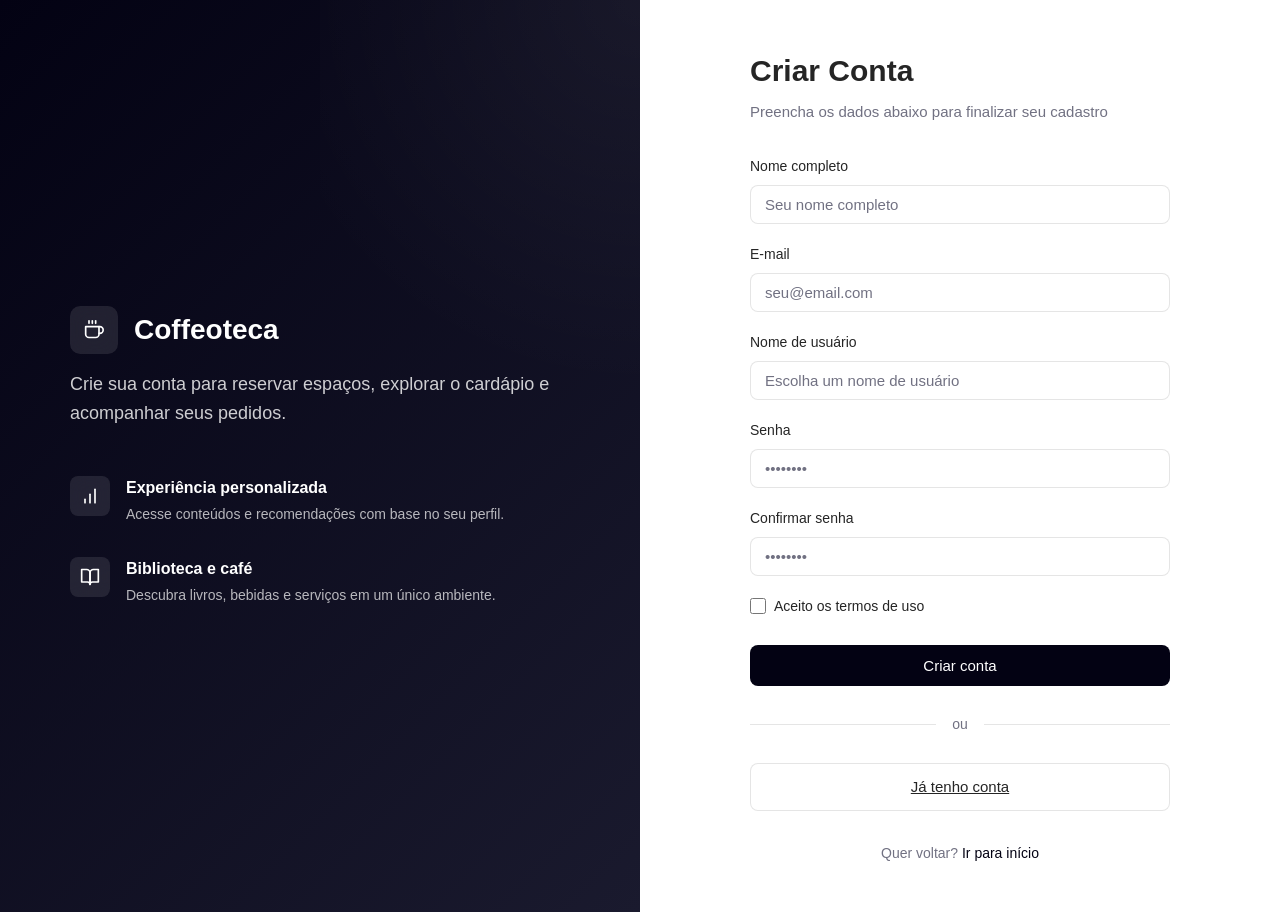
<file: templates/cadastro.html>
<!DOCTYPE html>
<html lang="pt-BR">
<head>
    <meta charset="UTF-8">
    <meta name="viewport" content="width=device-width, initial-scale=1.0">
    <title>Cadastro - Coffeoteca</title>
    <link rel="stylesheet" href="/static/css/login.css">
</head>
<body>
    <div class="login-container">
        <!-- Painel Esquerdo - Marca -->
        <div class="login-left">
            <div class="branding">
                <div class="logo">
                    <div class="logo-icon">
                        <svg xmlns="http://www.w3.org/2000/svg" width="20" height="20" viewBox="0 0 24 24" fill="none" stroke="currentColor" stroke-width="2" stroke-linecap="round" stroke-linejoin="round">
                            <path d="M18 8h1a4 4 0 0 1 0 8h-1"></path>
                            <path d="M2 8h16v9a4 4 0 0 1-4 4H6a4 4 0 0 1-4-4V8z"></path>
                            <line x1="6" y1="1" x2="6" y2="4"></line>
                            <line x1="10" y1="1" x2="10" y2="4"></line>
                            <line x1="14" y1="1" x2="14" y2="4"></line>
                        </svg>
                    </div>
                    <h1>Coffeoteca</h1>
                </div>
                <p class="tagline">Crie sua conta para reservar espaços, explorar o cardápio e acompanhar seus pedidos.</p>

                <div class="features">
                    <div class="feature-item">
                        <div class="feature-icon">
                            <svg xmlns="http://www.w3.org/2000/svg" width="20" height="20" viewBox="0 0 24 24" fill="none" stroke="currentColor" stroke-width="2" stroke-linecap="round" stroke-linejoin="round">
                                <line x1="12" y1="20" x2="12" y2="10"></line>
                                <line x1="18" y1="20" x2="18" y2="4"></line>
                                <line x1="6" y1="20" x2="6" y2="16"></line>
                            </svg>
                        </div>
                        <div>
                            <h3>Experiência personalizada</h3>
                            <p>Acesse conteúdos e recomendações com base no seu perfil.</p>
                        </div>
                    </div>

                    <div class="feature-item">
                        <div class="feature-icon">
                            <svg xmlns="http://www.w3.org/2000/svg" width="20" height="20" viewBox="0 0 24 24" fill="none" stroke="currentColor" stroke-width="2" stroke-linecap="round" stroke-linejoin="round">
                                <path d="M2 3h6a4 4 0 0 1 4 4v14a3 3 0 0 0-3-3H2z"></path>
                                <path d="M22 3h-6a4 4 0 0 0-4 4v14a3 3 0 0 1 3-3h7z"></path>
                            </svg>
                        </div>
                        <div>
                            <h3>Biblioteca e café</h3>
                            <p>Descubra livros, bebidas e serviços em um único ambiente.</p>
                        </div>
                    </div>
                </div>
            </div>
        </div>

        <!-- Painel Direito - Cadastro -->
        <div class="login-right">
            <div class="login-form-container">
                <div class="form-header">
                    <h2>Criar Conta</h2>
                    <p>Preencha os dados abaixo para finalizar seu cadastro</p>
                </div>

                <form class="login-form" action="/cadastro" method="post">
                    <div class="form-group">
                        <label for="nome">Nome completo</label>
                        <input type="text" id="nome" name="nome" placeholder="Seu nome completo" required>
                    </div>

                    <div class="form-group">
                        <label for="email">E-mail</label>
                        <input type="email" id="email" name="email" placeholder="seu@email.com" required>
                    </div>

                    <div class="form-group">
                        <label for="username">Nome de usuário</label>
                        <input type="text" id="username" name="username" placeholder="Escolha um nome de usuário" required>
                    </div>

                    <div class="form-group">
                        <label for="password">Senha</label>
                        <input type="password" id="password" name="password" placeholder="••••••••" required>
                    </div>

                    <div class="form-group">
                        <label for="confirm_password">Confirmar senha</label>
                        <input type="password" id="confirm_password" name="confirm_password" placeholder="••••••••" required>
                    </div>

                    <div class="form-options">
                        <label class="checkbox-label">
                            <input type="checkbox" name="termos" required>
                            <span>Aceito os termos de uso</span>
                        </label>
                    </div>

                    <input type="submit" value="Criar conta" class="btn-login">

                    <div class="form-divider">
                        <span>ou</span>
                    </div>

                    <a href="/login" class="btn-secondary">Já tenho conta</a>
                </form>

                <div class="form-footer">
                    <p>Quer voltar? <a href="/">Ir para início</a></p>
                </div>
            </div>
        </div>
    </div>
</body>
</html>
</file>
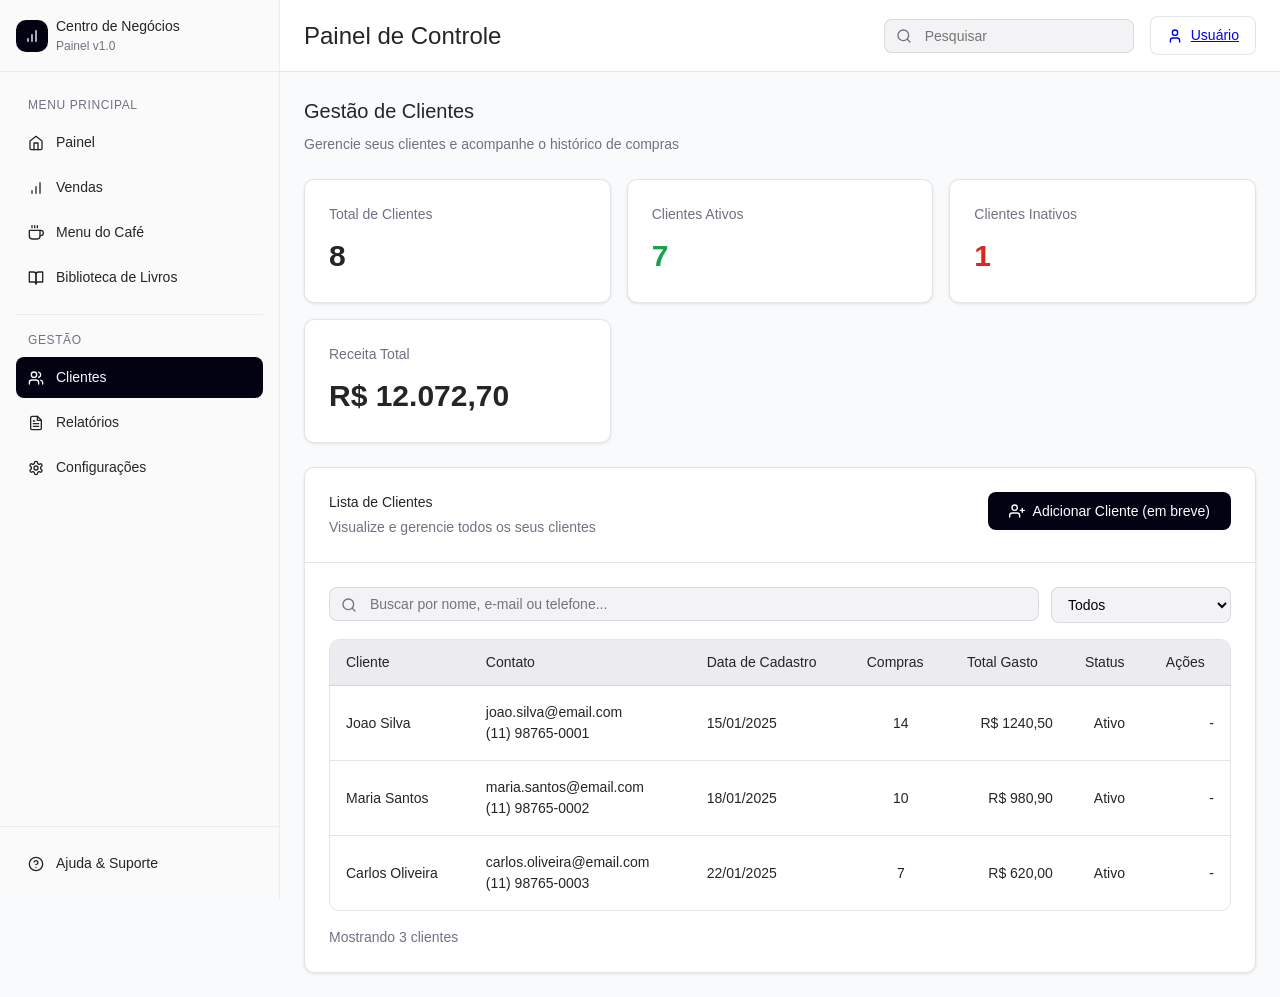
<file: templates/clients.html>
<!DOCTYPE html>
<html lang="pt-BR">
<head>
    <meta charset="UTF-8">
    <meta name="viewport" content="width=device-width, initial-scale=1.0">
    <title>Gestão de Clientes - Centro de Negócios</title>
    <link rel="stylesheet" href="/static/css/clients.css">
</head>
<body>
    <div class="app-container">
        <!-- Barra Lateral -->
        <aside class="sidebar">
            <div class="sidebar-header">
                <div class="sidebar-logo">
                    <div class="logo-icon">
                        <svg xmlns="http://www.w3.org/2000/svg" width="16" height="16" viewBox="0 0 24 24" fill="none" stroke="currentColor" stroke-width="2" stroke-linecap="round" stroke-linejoin="round"><line x1="12" y1="20" x2="12" y2="10"></line><line x1="18" y1="20" x2="18" y2="4"></line><line x1="6" y1="20" x2="6" y2="16"></line></svg>
                    </div>
                    <div>
                        <p class="logo-title">Centro de Negócios</p>
                        <p class="logo-subtitle">Painel v1.0</p>
                    </div>
                </div>
            </div>
            
            <div class="sidebar-content">
                <div class="sidebar-group">
                    <div class="sidebar-group-label">Menu Principal</div>
                    <nav class="sidebar-menu">
                        <a href="/perfil" class="sidebar-menu-item">
                            <svg xmlns="http://www.w3.org/2000/svg" width="16" height="16" viewBox="0 0 24 24" fill="none" stroke="currentColor" stroke-width="2" stroke-linecap="round" stroke-linejoin="round"><path d="m3 9 9-7 9 7v11a2 2 0 0 1-2 2H5a2 2 0 0 1-2-2z"></path><polyline points="9 22 9 12 15 12 15 22"></polyline></svg>
                            <span>Painel</span>
                        </a>
                        <a href="/perfil" class="sidebar-menu-item">
                            <svg xmlns="http://www.w3.org/2000/svg" width="16" height="16" viewBox="0 0 24 24" fill="none" stroke="currentColor" stroke-width="2" stroke-linecap="round" stroke-linejoin="round"><line x1="12" y1="20" x2="12" y2="10"></line><line x1="18" y1="20" x2="18" y2="4"></line><line x1="6" y1="20" x2="6" y2="16"></line></svg>
                            <span>Vendas</span>
                        </a>
                        <a href="/adicionar_produto" class="sidebar-menu-item">
                            <svg xmlns="http://www.w3.org/2000/svg" width="16" height="16" viewBox="0 0 24 24" fill="none" stroke="currentColor" stroke-width="2" stroke-linecap="round" stroke-linejoin="round"><path d="M18 8h1a4 4 0 0 1 0 8h-1"></path><path d="M2 8h16v9a4 4 0 0 1-4 4H6a4 4 0 0 1-4-4V8z"></path><line x1="6" y1="1" x2="6" y2="4"></line><line x1="10" y1="1" x2="10" y2="4"></line><line x1="14" y1="1" x2="14" y2="4"></line></svg>
                            <span>Menu do Café</span>
                        </a>
                        <a href="/menu" class="sidebar-menu-item">
                            <svg xmlns="http://www.w3.org/2000/svg" width="16" height="16" viewBox="0 0 24 24" fill="none" stroke="currentColor" stroke-width="2" stroke-linecap="round" stroke-linejoin="round"><path d="M2 3h6a4 4 0 0 1 4 4v14a3 3 0 0 0-3-3H2z"></path><path d="M22 3h-6a4 4 0 0 0-4 4v14a3 3 0 0 1 3-3h7z"></path></svg>
                            <span>Biblioteca de Livros</span>
                        </a>
                    </nav>
                </div>

                <div class="sidebar-separator"></div>

                <div class="sidebar-group">
                    <div class="sidebar-group-label">Gestão</div>
                    <nav class="sidebar-menu">
                        <a href="/clientes" class="sidebar-menu-item active">
                            <svg xmlns="http://www.w3.org/2000/svg" width="16" height="16" viewBox="0 0 24 24" fill="none" stroke="currentColor" stroke-width="2" stroke-linecap="round" stroke-linejoin="round"><path d="M16 21v-2a4 4 0 0 0-4-4H6a4 4 0 0 0-4 4v2"></path><circle cx="9" cy="7" r="4"></circle><path d="M22 21v-2a4 4 0 0 0-3-3.87"></path><path d="M16 3.13a4 4 0 0 1 0 7.75"></path></svg>
                            <span>Clientes</span>
                        </a>
                        <a href="/perfil" class="sidebar-menu-item">
                            <svg xmlns="http://www.w3.org/2000/svg" width="16" height="16" viewBox="0 0 24 24" fill="none" stroke="currentColor" stroke-width="2" stroke-linecap="round" stroke-linejoin="round"><path d="M14 2H6a2 2 0 0 0-2 2v16a2 2 0 0 0 2 2h12a2 2 0 0 0 2-2V8z"></path><polyline points="14 2 14 8 20 8"></polyline><line x1="16" y1="13" x2="8" y2="13"></line><line x1="16" y1="17" x2="8" y2="17"></line><polyline points="10 9 9 9 8 9"></polyline></svg>
                            <span>Relatórios</span>
                        </a>
                        <a href="/perfil" class="sidebar-menu-item">
                            <svg xmlns="http://www.w3.org/2000/svg" width="16" height="16" viewBox="0 0 24 24" fill="none" stroke="currentColor" stroke-width="2" stroke-linecap="round" stroke-linejoin="round"><path d="M12.22 2h-.44a2 2 0 0 0-2 2v.18a2 2 0 0 1-1 1.73l-.43.25a2 2 0 0 1-2 0l-.15-.08a2 2 0 0 0-2.73.73l-.22.38a2 2 0 0 0 .73 2.73l.15.1a2 2 0 0 1 1 1.72v.51a2 2 0 0 1-1 1.74l-.15.09a2 2 0 0 0-.73 2.73l.22.38a2 2 0 0 0 2.73.73l.15-.08a2 2 0 0 1 2 0l.43.25a2 2 0 0 1 1 1.73V20a2 2 0 0 0 2 2h.44a2 2 0 0 0 2-2v-.18a2 2 0 0 1 1-1.73l.43-.25a2 2 0 0 1 2 0l.15.08a2 2 0 0 0 2.73-.73l.22-.39a2 2 0 0 0-.73-2.73l-.15-.08a2 2 0 0 1-1-1.74v-.5a2 2 0 0 1 1-1.74l.15-.09a2 2 0 0 0 .73-2.73l-.22-.38a2 2 0 0 0-2.73-.73l-.15.08a2 2 0 0 1-2 0l-.43-.25a2 2 0 0 1-1-1.73V4a2 2 0 0 0-2-2z"></path><circle cx="12" cy="12" r="3"></circle></svg>
                            <span>Configurações</span>
                        </a>
                    </nav>
                </div>
            </div>

            <div class="sidebar-footer">
                <a href="/" class="sidebar-menu-item">
                    <svg xmlns="http://www.w3.org/2000/svg" width="16" height="16" viewBox="0 0 24 24" fill="none" stroke="currentColor" stroke-width="2" stroke-linecap="round" stroke-linejoin="round"><circle cx="12" cy="12" r="10"></circle><path d="M9.09 9a3 3 0 0 1 5.83 1c0 2-3 3-3 3"></path><line x1="12" y1="17" x2="12.01" y2="17"></line></svg>
                    <span>Ajuda & Suporte</span>
                </a>
            </div>
        </aside>

        <!-- Main -->
        <main class="main-content">
            <!-- Header -->
            <header class="header">
                <h1>Painel de Controle</h1>
                <div class="header-actions">
                    <div class="search-box">
                        <svg xmlns="http://www.w3.org/2000/svg" width="16" height="16" viewBox="0 0 24 24" fill="none" stroke="currentColor" stroke-width="2" stroke-linecap="round" stroke-linejoin="round"><circle cx="11" cy="11" r="8"></circle><path d="m21 21-4.3-4.3"></path></svg>
                        <input type="search" placeholder="Pesquisar">
                    </div>
                    <a class="user-button" href="/perfil">
                        <svg xmlns="http://www.w3.org/2000/svg" width="16" height="16" viewBox="0 0 24 24" fill="none" stroke="currentColor" stroke-width="2" stroke-linecap="round" stroke-linejoin="round"><path d="M19 21v-2a4 4 0 0 0-4-4H9a4 4 0 0 0-4 4v2"></path><circle cx="12" cy="7" r="4"></circle></svg>
                        Usuário
                    </a>
                </div>
            </header>

            <!-- Conteúdo da Página -->
            <div class="content">
                <!-- Header da Página -->
                <div class="page-header">
                    <h2>Gestão de Clientes</h2>
                    <p class="page-description">Gerencie seus clientes e acompanhe o histórico de compras</p>
                </div>

                <!-- Estatísticas -->
                <div class="stats-grid">
                    <div class="stat-card">
                        <p class="stat-label">Total de Clientes</p>
                        <p class="stat-value" id="totalClients">8</p>
                    </div>
                    <div class="stat-card">
                        <p class="stat-label">Clientes Ativos</p>
                        <p class="stat-value stat-success" id="activeClients">7</p>
                    </div>
                    <div class="stat-card">
                        <p class="stat-label">Clientes Inativos</p>
                        <p class="stat-value stat-danger" id="inactiveClients">1</p>
                    </div>
                    <div class="stat-card">
                        <p class="stat-label">Receita Total</p>
                        <p class="stat-value" id="totalRevenue">R$ 12.072,70</p>
                    </div>
                </div>

                <!-- Cartões de Conteúdo Principal -->
                <div class="card">
                    <div class="card-header">
                        <div class="card-header-content">
                            <div>
                                <h3>Lista de Clientes</h3>
                                <p class="card-description">Visualize e gerencie todos os seus clientes</p>
                            </div>
                            <button class="btn-primary" type="button" disabled>
                                <svg xmlns="http://www.w3.org/2000/svg" width="16" height="16" viewBox="0 0 24 24" fill="none" stroke="currentColor" stroke-width="2" stroke-linecap="round" stroke-linejoin="round"><path d="M16 21v-2a4 4 0 0 0-4-4H5a4 4 0 0 0-4 4v2"></path><circle cx="8.5" cy="7" r="4"></circle><line x1="20" y1="8" x2="20" y2="14"></line><line x1="23" y1="11" x2="17" y2="11"></line></svg>
                                Adicionar Cliente (em breve)
                            </button>
                        </div>
                    </div>
                    <div class="card-content">
                        <!-- Filtros -->
                        <div class="filters">
                            <div class="search-input-wrapper">
                                <svg xmlns="http://www.w3.org/2000/svg" width="16" height="16" viewBox="0 0 24 24" fill="none" stroke="currentColor" stroke-width="2" stroke-linecap="round" stroke-linejoin="round" class="search-icon"><circle cx="11" cy="11" r="8"></circle><path d="m21 21-4.3-4.3"></path></svg>
                                <input type="text" id="searchInput" class="search-input" placeholder="Buscar por nome, e-mail ou telefone...">
                            </div>
                            <select id="statusFilter" class="filter-select">
                                <option value="all">Todos</option>
                                <option value="Ativo">Ativos</option>
                                <option value="Inativo">Inativos</option>
                            </select>
                        </div>

                        <!-- Tabelas -->
                        <div class="table-wrapper">
                            <table class="clients-table">
                                <thead>
                                    <tr>
                                        <th>Cliente</th>
                                        <th>Contato</th>
                                        <th>Data de Cadastro</th>
                                        <th class="text-center">Compras</th>
                                        <th class="text-right">Total Gasto</th>
                                        <th class="text-center">Status</th>
                                        <th class="text-right">Ações</th>
                                    </tr>
                                </thead>
                                <tbody>
                                    <tr>
                                        <td>Joao Silva</td>
                                        <td>joao.silva@email.com<br>(11) 98765-0001</td>
                                        <td>15/01/2025</td>
                                        <td class="text-center">14</td>
                                        <td class="text-right">R$ 1240,50</td>
                                        <td class="text-center">Ativo</td>
                                        <td class="text-right">-</td>
                                    </tr>
                                    <tr>
                                        <td>Maria Santos</td>
                                        <td>maria.santos@email.com<br>(11) 98765-0002</td>
                                        <td>18/01/2025</td>
                                        <td class="text-center">10</td>
                                        <td class="text-right">R$ 980,90</td>
                                        <td class="text-center">Ativo</td>
                                        <td class="text-right">-</td>
                                    </tr>
                                    <tr>
                                        <td>Carlos Oliveira</td>
                                        <td>carlos.oliveira@email.com<br>(11) 98765-0003</td>
                                        <td>22/01/2025</td>
                                        <td class="text-center">7</td>
                                        <td class="text-right">R$ 620,00</td>
                                        <td class="text-center">Ativo</td>
                                        <td class="text-right">-</td>
                                    </tr>
                                </tbody>
                            </table>
                        </div>

                        <!-- Resultado -->
                        <div class="results-count">
                            Mostrando 3 clientes
                        </div>
                    </div>
                </div>
            </div>
        </main>
    </div>
</body>
</html>
</file>
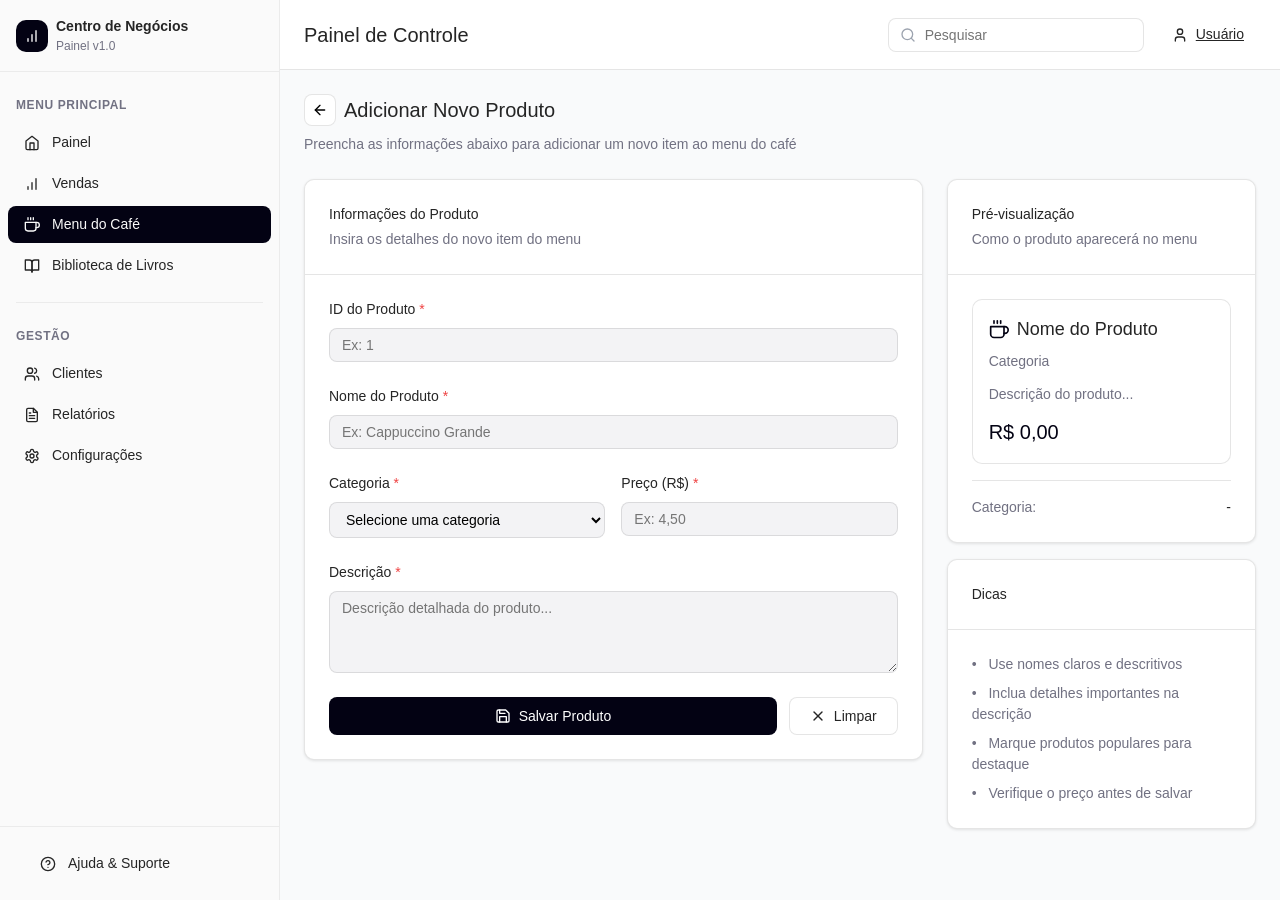
<file: templates/coffee_menu.html>
<!DOCTYPE html>
<html lang="pt-BR">
<head>
    <meta charset="UTF-8">
    <meta name="viewport" content="width=device-width, initial-scale=1.0">
    <title>Adicionar Produto - Centro de Negócios</title>
    <link rel="stylesheet" href="/static/css/coffee_menu.css">
</head>
<body>
    <div class="app-container">
        <!-- Barra Lateral -->
        <aside class="sidebar">
            <div class="sidebar-header">
                <div class="sidebar-logo">
                    <div class="logo-icon">
                        <svg xmlns="http://www.w3.org/2000/svg" width="16" height="16" viewBox="0 0 24 24" fill="none" stroke="currentColor" stroke-width="2" stroke-linecap="round" stroke-linejoin="round"><line x1="12" y1="20" x2="12" y2="10"></line><line x1="18" y1="20" x2="18" y2="4"></line><line x1="6" y1="20" x2="6" y2="16"></line></svg>
                    </div>
                    <div>
                        <p class="logo-title">Centro de Negócios</p>
                        <p class="logo-subtitle">Painel v1.0</p>
                    </div>
                </div>
            </div>
            
            <div class="sidebar-content">
                <div class="sidebar-group">
                    <div class="sidebar-group-label">Menu Principal</div>
                    <nav class="sidebar-menu">
                        <a href="/perfil" class="sidebar-menu-item">
                            <svg xmlns="http://www.w3.org/2000/svg" width="16" height="16" viewBox="0 0 24 24" fill="none" stroke="currentColor" stroke-width="2" stroke-linecap="round" stroke-linejoin="round"><path d="m3 9 9-7 9 7v11a2 2 0 0 1-2 2H5a2 2 0 0 1-2-2z"></path><polyline points="9 22 9 12 15 12 15 22"></polyline></svg>
                            <span>Painel</span>
                        </a>
                        <a href="/clientes" class="sidebar-menu-item">
                            <svg xmlns="http://www.w3.org/2000/svg" width="16" height="16" viewBox="0 0 24 24" fill="none" stroke="currentColor" stroke-width="2" stroke-linecap="round" stroke-linejoin="round"><line x1="12" y1="20" x2="12" y2="10"></line><line x1="18" y1="20" x2="18" y2="4"></line><line x1="6" y1="20" x2="6" y2="16"></line></svg>
                            <span>Vendas</span>
                        </a>
                        <a href="#" class="sidebar-menu-item active">
                            <svg xmlns="http://www.w3.org/2000/svg" width="16" height="16" viewBox="0 0 24 24" fill="none" stroke="currentColor" stroke-width="2" stroke-linecap="round" stroke-linejoin="round"><path d="M18 8h1a4 4 0 0 1 0 8h-1"></path><path d="M2 8h16v9a4 4 0 0 1-4 4H6a4 4 0 0 1-4-4V8z"></path><line x1="6" y1="1" x2="6" y2="4"></line><line x1="10" y1="1" x2="10" y2="4"></line><line x1="14" y1="1" x2="14" y2="4"></line></svg>
                            <span>Menu do Café</span>
                        </a>
                        <a href="/menu" class="sidebar-menu-item">
                            <svg xmlns="http://www.w3.org/2000/svg" width="16" height="16" viewBox="0 0 24 24" fill="none" stroke="currentColor" stroke-width="2" stroke-linecap="round" stroke-linejoin="round"><path d="M2 3h6a4 4 0 0 1 4 4v14a3 3 0 0 0-3-3H2z"></path><path d="M22 3h-6a4 4 0 0 0-4 4v14a3 3 0 0 1 3-3h7z"></path></svg>
                            <span>Biblioteca de Livros</span>
                        </a>
                    </nav>
                </div>

                <div class="sidebar-separator"></div>

                <div class="sidebar-group">
                    <div class="sidebar-group-label">Gestão</div>
                    <nav class="sidebar-menu">
                        <a href="/perfil" class="sidebar-menu-item">
                            <svg xmlns="http://www.w3.org/2000/svg" width="16" height="16" viewBox="0 0 24 24" fill="none" stroke="currentColor" stroke-width="2" stroke-linecap="round" stroke-linejoin="round"><path d="M16 21v-2a4 4 0 0 0-4-4H6a4 4 0 0 0-4 4v2"></path><circle cx="9" cy="7" r="4"></circle><path d="M22 21v-2a4 4 0 0 0-3-3.87"></path><path d="M16 3.13a4 4 0 0 1 0 7.75"></path></svg>
                            <span>Clientes</span>
                        </a>
                        <a href="/perfil" class="sidebar-menu-item">
                            <svg xmlns="http://www.w3.org/2000/svg" width="16" height="16" viewBox="0 0 24 24" fill="none" stroke="currentColor" stroke-width="2" stroke-linecap="round" stroke-linejoin="round"><path d="M14 2H6a2 2 0 0 0-2 2v16a2 2 0 0 0 2 2h12a2 2 0 0 0 2-2V8z"></path><polyline points="14 2 14 8 20 8"></polyline><line x1="16" y1="13" x2="8" y2="13"></line><line x1="16" y1="17" x2="8" y2="17"></line><polyline points="10 9 9 9 8 9"></polyline></svg>
                            <span>Relatórios</span>
                        </a>
                        <a href="/perfil" class="sidebar-menu-item">
                            <svg xmlns="http://www.w3.org/2000/svg" width="16" height="16" viewBox="0 0 24 24" fill="none" stroke="currentColor" stroke-width="2" stroke-linecap="round" stroke-linejoin="round"><path d="M12.22 2h-.44a2 2 0 0 0-2 2v.18a2 2 0 0 1-1 1.73l-.43.25a2 2 0 0 1-2 0l-.15-.08a2 2 0 0 0-2.73.73l-.22.38a2 2 0 0 0 .73 2.73l.15.1a2 2 0 0 1 1 1.72v.51a2 2 0 0 1-1 1.74l-.15.09a2 2 0 0 0-.73 2.73l.22.38a2 2 0 0 0 2.73.73l.15-.08a2 2 0 0 1 2 0l.43.25a2 2 0 0 1 1 1.73V20a2 2 0 0 0 2 2h.44a2 2 0 0 0 2-2v-.18a2 2 0 0 1 1-1.73l.43-.25a2 2 0 0 1 2 0l.15.08a2 2 0 0 0 2.73-.73l.22-.39a2 2 0 0 0-.73-2.73l-.15-.08a2 2 0 0 1-1-1.74v-.5a2 2 0 0 1 1-1.74l.15-.09a2 2 0 0 0 .73-2.73l-.22-.38a2 2 0 0 0-2.73-.73l-.15.08a2 2 0 0 1-2 0l-.43-.25a2 2 0 0 1-1-1.73V4a2 2 0 0 0-2-2z"></path><circle cx="12" cy="12" r="3"></circle></svg>
                            <span>Configurações</span>
                        </a>
                    </nav>
                </div>
            </div>

            <div class="sidebar-footer">
                <a href="/" class="sidebar-menu-item">
                    <svg xmlns="http://www.w3.org/2000/svg" width="16" height="16" viewBox="0 0 24 24" fill="none" stroke="currentColor" stroke-width="2" stroke-linecap="round" stroke-linejoin="round"><circle cx="12" cy="12" r="10"></circle><path d="M9.09 9a3 3 0 0 1 5.83 1c0 2-3 3-3 3"></path><line x1="12" y1="17" x2="12.01" y2="17"></line></svg>
                    <span>Ajuda & Suporte</span>
                </a>
            </div>
        </aside>

        <!-- Conteúdo Principal -->
        <main class="main-content">
            <!-- Header -->
            <header class="header">
                <h1>Painel de Controle</h1>
                <div class="header-actions">
                    <div class="search-box">
                        <svg xmlns="http://www.w3.org/2000/svg" width="16" height="16" viewBox="0 0 24 24" fill="none" stroke="currentColor" stroke-width="2" stroke-linecap="round" stroke-linejoin="round"><circle cx="11" cy="11" r="8"></circle><path d="m21 21-4.3-4.3"></path></svg>
                        <input type="search" placeholder="Pesquisar">
                    </div>
                    <a class="user-button" href="/perfil">
                        <svg xmlns="http://www.w3.org/2000/svg" width="16" height="16" viewBox="0 0 24 24" fill="none" stroke="currentColor" stroke-width="2" stroke-linecap="round" stroke-linejoin="round"><path d="M19 21v-2a4 4 0 0 0-4-4H9a4 4 0 0 0-4 4v2"></path><circle cx="12" cy="7" r="4"></circle></svg>
                        Usuário
                    </a>
                </div>
            </header>

            <!-- Conteúdo da Página -->
            <div class="content">
                <!-- Header da Página -->
                <div class="page-header">
                    <div class="page-title-row">
                        <button class="back-button">
                            <svg xmlns="http://www.w3.org/2000/svg" width="16" height="16" viewBox="0 0 24 24" fill="none" stroke="currentColor" stroke-width="2" stroke-linecap="round" stroke-linejoin="round"><path d="m12 19-7-7 7-7"></path><path d="M19 12H5"></path></svg>
                        </button>
                        <h2>Adicionar Novo Produto</h2>
                    </div>
                    <p class="page-description">Preencha as informações abaixo para adicionar um novo item ao menu do café</p>
                </div>

                <!-- Grid Principal -->
                <form id="productForm" class="form-grid" method="post" action="/adicionar_produto">
                    <!-- Cartão Principal -->
                    <div class="form-main">
                        <div class="card">
                            <div class="card-header">
                                <h3>Informações do Produto</h3>
                                <p class="card-description">Insira os detalhes do novo item do menu</p>
                            </div>
                            <div class="card-content">
                                <div class="form-content">
                                    <!-- ID do Produto -->
                                    <div class="form-group">
                                        <label for="productId" class="form-label">
                                            ID do Produto <span class="required">*</span>
                                        </label>
                                        <input
                                            type="number"
                                            id="productId"
                                            name="id"
                                            class="form-input"
                                            placeholder="Ex: 1"
                                            min="1"
                                            required
                                        >
                                    </div>

                                    <!-- Nome do Produto -->
                                    <div class="form-group">
                                        <label for="productName" class="form-label">
                                            Nome do Produto <span class="required">*</span>
                                        </label>
                                        <input 
                                            type="text" 
                                            id="productName" 
                                            name="nome"
                                            class="form-input" 
                                            placeholder="Ex: Cappuccino Grande"
                                            required
                                        >
                                    </div>

                                    <!-- Categoria e Preço -->
                                    <div class="form-row">
                                        <div class="form-group">
                                            <label for="category" class="form-label">
                                                Categoria <span class="required">*</span>
                                            </label>
                                            <select id="category" name="categoria" class="form-select" required>
                                                <option value="">Selecione uma categoria</option>
                                                <option value="Café">Café</option>
                                                <option value="Sobremesas">Sobremesas</option>
                                                <option value="Comidas">Comidas</option>
                                                <option value="Padaria">Padaria</option>
                                                <option value="Bebidas">Bebidas</option>
                                                <option value="Lanches">Lanches</option>
                                            </select>
                                        </div>

                                        <div class="form-group">
                                            <label for="price" class="form-label">
                                                Preço (R$) <span class="required">*</span>
                                            </label>
                                            <input 
                                                type="number" 
                                                id="price" 
                                                name="preco"
                                                class="form-input" 
                                                placeholder="Ex: 4,50"
                                                min="0"
                                                step="0.01"
                                                required
                                            >
                                        </div>
                                    </div>

                                    <!-- Descrição -->
                                    <div class="form-group">
                                        <label for="description" class="form-label">
                                            Descrição <span class="required">*</span>
                                        </label>
                                        <textarea 
                                            id="description" 
                                            name="descricao"
                                            class="form-textarea" 
                                            rows="4"
                                            placeholder="Descrição detalhada do produto..."
                                            required
                                        ></textarea>
                                    </div>

                                    <!-- Ações -->
                                    <div class="form-actions">
                                        <button type="submit" class="btn-primary">
                                            <svg xmlns="http://www.w3.org/2000/svg" width="16" height="16" viewBox="0 0 24 24" fill="none" stroke="currentColor" stroke-width="2" stroke-linecap="round" stroke-linejoin="round"><path d="M19 21H5a2 2 0 0 1-2-2V5a2 2 0 0 1 2-2h11l5 5v11a2 2 0 0 1-2 2z"></path><polyline points="17 21 17 13 7 13 7 21"></polyline><polyline points="7 3 7 8 15 8"></polyline></svg>
                                            Salvar Produto
                                        </button>
                                        <button type="reset" class="btn-secondary" id="resetBtn">
                                            <svg xmlns="http://www.w3.org/2000/svg" width="16" height="16" viewBox="0 0 24 24" fill="none" stroke="currentColor" stroke-width="2" stroke-linecap="round" stroke-linejoin="round"><path d="M18 6 6 18"></path><path d="m6 6 12 12"></path></svg>
                                            Limpar
                                        </button>
                                    </div>
                                </div>
                            </div>
                        </div>
                    </div>

                    <!-- Barra Lateral - Previsualização -->
                    <div class="form-sidebar">
                        <!-- Cartões Previsualização -->
                        <div class="card">
                            <div class="card-header">
                                <h3>Pré-visualização</h3>
                                <p class="card-description">Como o produto aparecerá no menu</p>
                            </div>
                            <div class="card-content">
                                <div class="preview-card">
                                    <div class="preview-header">
                                        <div class="preview-title-row">
                                            <svg xmlns="http://www.w3.org/2000/svg" width="20" height="20" viewBox="0 0 24 24" fill="none" stroke="currentColor" stroke-width="2" stroke-linecap="round" stroke-linejoin="round" class="preview-icon"><path d="M18 8h1a4 4 0 0 1 0 8h-1"></path><path d="M2 8h16v9a4 4 0 0 1-4 4H6a4 4 0 0 1-4-4V8z"></path><line x1="6" y1="1" x2="6" y2="4"></line><line x1="10" y1="1" x2="10" y2="4"></line><line x1="14" y1="1" x2="14" y2="4"></line></svg>
                                            <span id="previewName">Nome do Produto</span>
                                        </div>
                                    </div>
                                    <p id="previewCategory" class="preview-category">Categoria</p>
                                    <p id="previewDescription" class="preview-description">Descrição do produto...</p>
                                    <p id="previewPrice" class="preview-price">R$ 0,00</p>
                                </div>

                                <!-- Status -->
                                <div class="status-info">
                                    <div class="status-row">
                                        <span class="status-label">Categoria:</span>
                                        <span id="categoryValue">-</span>
                                    </div>
                                </div>
                            </div>
                        </div>

                        <!-- Dicas -->
                        <div class="card">
                            <div class="card-header">
                                <h3>Dicas</h3>
                            </div>
                            <div class="card-content">
                                <ul class="tips-list">
                                    <li>Use nomes claros e descritivos</li>
                                    <li>Inclua detalhes importantes na descrição</li>
                                    <li>Marque produtos populares para destaque</li>
                                    <li>Verifique o preço antes de salvar</li>
                                </ul>
                            </div>
                        </div>
                    </div>
                </form>
            </div>
        </main>
    </div>

</body>
</html>
</file>
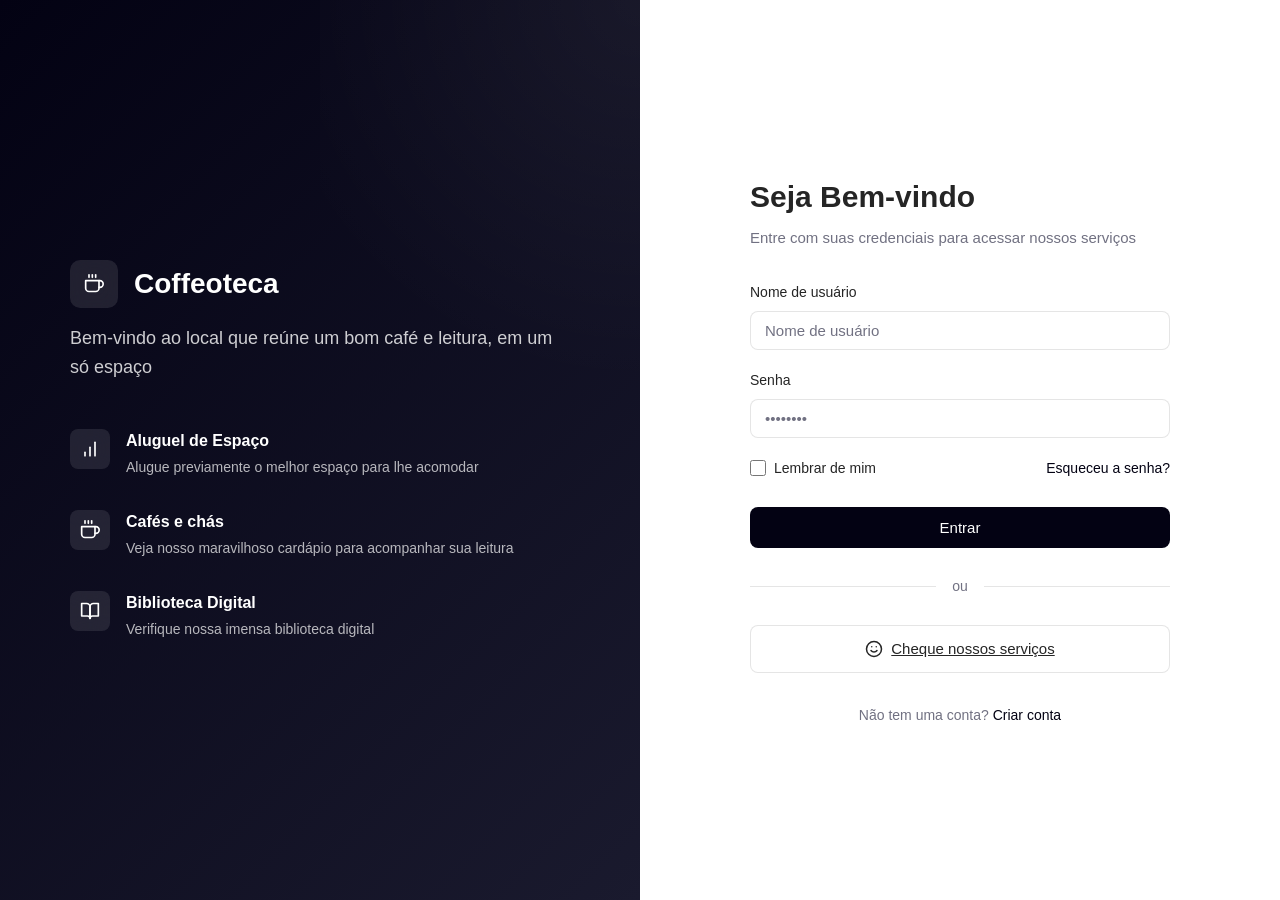
<file: templates/login.html>
<!DOCTYPE html>
<html lang="pt-BR">
<head>
    <meta charset="UTF-8">
    <meta name="viewport" content="width=device-width, initial-scale=1.0">
    <title>Login - Centro de Negócios</title>
    <link rel="stylesheet" href="/static/css/login.css">
</head>
<body>
    <div class="login-container">
        <!-- Painel Esquerdo - Marca -->
        <div class="login-left">
            <div class="branding">
                <div class="logo">
                    <div class="logo-icon">
                        <svg xmlns="http://www.w3.org/2000/svg" width="20" height="20" viewBox="0 0 24 24" fill="none" stroke="currentColor" stroke-width="2" stroke-linecap="round" stroke-linejoin="round">
                                <path d="M18 8h1a4 4 0 0 1 0 8h-1"></path>
                                <path d="M2 8h16v9a4 4 0 0 1-4 4H6a4 4 0 0 1-4-4V8z"></path>
                                <line x1="6" y1="1" x2="6" y2="4"></line>
                                <line x1="10" y1="1" x2="10" y2="4"></line>
                                <line x1="14" y1="1" x2="14" y2="4"></line>
                        </svg>
                    </div>
                    <h1>Coffeoteca</h1>
                </div>
                <p class="tagline">Bem-vindo ao local que reúne um bom café e leitura, em um só espaço</p>
                
                <div class="features">
                    <div class="feature-item">
                        <div class="feature-icon">
                            <svg xmlns="http://www.w3.org/2000/svg" width="20" height="20" viewBox="0 0 24 24" fill="none" stroke="currentColor" stroke-width="2" stroke-linecap="round" stroke-linejoin="round">
                                <line x1="12" y1="20" x2="12" y2="10"></line>
                                <line x1="18" y1="20" x2="18" y2="4"></line>
                                <line x1="6" y1="20" x2="6" y2="16"></line>
                            </svg>
                        </div>
                        <div>
                            <h3>Aluguel de Espaço</h3>
                            <p>Alugue previamente o melhor espaço para lhe acomodar</p>
                        </div>
                    </div>
                    
                    <div class="feature-item">
                        <div class="feature-icon">
                            <svg xmlns="http://www.w3.org/2000/svg" width="20" height="20" viewBox="0 0 24 24" fill="none" stroke="currentColor" stroke-width="2" stroke-linecap="round" stroke-linejoin="round">
                                <path d="M18 8h1a4 4 0 0 1 0 8h-1"></path>
                                <path d="M2 8h16v9a4 4 0 0 1-4 4H6a4 4 0 0 1-4-4V8z"></path>
                                <line x1="6" y1="1" x2="6" y2="4"></line>
                                <line x1="10" y1="1" x2="10" y2="4"></line>
                                <line x1="14" y1="1" x2="14" y2="4"></line>
                            </svg>
                        </div>
                        <div>
                            <h3>Cafés e chás</h3>
                            <p>Veja nosso maravilhoso cardápio para acompanhar sua leitura</p>
                        </div>
                    </div>
                    
                    <div class="feature-item">
                        <div class="feature-icon">
                            <svg xmlns="http://www.w3.org/2000/svg" width="20" height="20" viewBox="0 0 24 24" fill="none" stroke="currentColor" stroke-width="2" stroke-linecap="round" stroke-linejoin="round">
                                <path d="M2 3h6a4 4 0 0 1 4 4v14a3 3 0 0 0-3-3H2z"></path>
                                <path d="M22 3h-6a4 4 0 0 0-4 4v14a3 3 0 0 1 3-3h7z"></path>
                            </svg>
                        </div>
                        <div>
                            <h3>Biblioteca Digital</h3>
                            <p>Verifique nossa imensa biblioteca digital</p>
                        </div>
                    </div>
                </div>
            </div>
        </div>

        <!-- Painel Direito - Login -->
        <div class="login-right">
            <div class="login-form-container">
                <div class="form-header">
                    <h2>Seja Bem-vindo</h2>
                    <p>Entre com suas credenciais para acessar nossos serviços</p>
                </div>

                <form class="login-form" action="/login" method="post">

                    <div class="form-group">
                        <label for="username">Nome de usuário</label>
                        <input 
                            type="text" 
                            id="username" 
                            name="username" 
                            placeholder="Nome de usuário"                            
                        >
                    </div>

                    <div class="form-group">
                        <label for="password">Senha</label>
                        <input 
                            type="password" 
                            id="password" 
                            name="password" 
                            placeholder="••••••••"
                        >
                    </div>

                    <div class="form-options">
                        <label class="checkbox-label">
                            <input type="checkbox" name="remember" id="remember">
                            <span>Lembrar de mim</span>
                        </label>
                        <a href="#" class="forgot-password">Esqueceu a senha?</a>
                    </div>


                    <input type="submit" value="Entrar" class="btn-login">

                    <div class="form-divider">
                        <span>ou</span>
                    </div>

                    <a href="/" class="btn-secondary">
                        <svg xmlns="http://www.w3.org/2000/svg" width="18" height="18" viewBox="0 0 24 24" fill="none" stroke="currentColor" stroke-width="2" stroke-linecap="round" stroke-linejoin="round">
                            <circle cx="12" cy="12" r="10"></circle>
                            <path d="M8 14s1.5 2 4 2 4-2 4-2"></path>
                            <line x1="9" y1="9" x2="9.01" y2="9"></line>
                            <line x1="15" y1="9" x2="15.01" y2="9"></line>
                        </svg>
                        Cheque nossos serviços
                    </a>
                </form>

                <div class="form-footer">
                    <p>Não tem uma conta? <a href="/cadastro">Criar conta</a></p>
                </div>
            </div>
        </div>
    </div>
</body>
</html>
</file>
<file: static/css/index.css>
/* Reset */
* {
    margin: 0;
    padding: 0;
    box-sizing: border-box;
}

:root {
    --font-size: 16px;
    --background: #ffffff;
    --foreground: #252525;
    --card: #ffffff;
    --card-foreground: #252525;
    --primary: #030213;
    --primary-foreground: #ffffff;
    --secondary: #f3f3f5;
    --secondary-foreground: #030213;
    --muted: #ececf0;
    --muted-foreground: #717182;
    --accent: #e9ebef;
    --accent-foreground: #030213;
    --border: rgba(0, 0, 0, 0.1);
    --input-background: #f3f3f5;
    --radius: 0.625rem;
}

html {
    font-size: var(--font-size);
    scroll-behavior: smooth;
}

body {
    font-family: -apple-system, BlinkMacSystemFont, "Segoe UI", Roboto, "Helvetica Neue", Arial, sans-serif;
    background-color: var(--background);
    color: var(--foreground);
    line-height: 1.6;
}

h1, h2, h3, h4, h5, h6 {
    font-weight: 500;
    line-height: 1.2;
}

/* Container */
.container {
    max-width: 1200px;
    margin: 0 auto;
    padding: 0 1.5rem;
}

/* Navegação */
.navbar {
    position: sticky;
    top: 0;
    background-color: rgba(255, 255, 255, 0.95);
    backdrop-filter: blur(10px);
    border-bottom: 1px solid var(--border);
    z-index: 100;
}

.nav-content {
    display: flex;
    align-items: center;
    justify-content: space-between;
    padding: 1rem 0;
}

.nav-logo {
    display: flex;
    align-items: center;
    gap: 0.75rem;
    font-weight: 600;
    font-size: 1.125rem;
    color: var(--foreground);
}

.logo-icon {
    width: 2.5rem;
    height: 2.5rem;
    background-color: var(--primary);
    color: var(--primary-foreground);
    border-radius: var(--radius);
    display: flex;
    align-items: center;
    justify-content: center;
}

.nav-links {
    display: flex;
    gap: 2rem;
}

.nav-links a {
    color: var(--foreground);
    text-decoration: none;
    font-weight: 500;
    font-size: 0.938rem;
    transition: color 0.2s ease;
}

.nav-links a:hover {
    color: var(--primary);
}

.nav-actions {
    display: flex;
    gap: 0.75rem;
}

.btn-secondary-nav,
.btn-primary-nav {
    padding: 0.5rem 1.25rem;
    border-radius: calc(var(--radius) - 2px);
    font-weight: 500;
    font-size: 0.938rem;
    text-decoration: none;
    transition: all 0.2s ease;
}

.btn-secondary-nav {
    color: var(--foreground);
    background-color: transparent;
    border: 1px solid var(--border);
}

.btn-secondary-nav:hover {
    background-color: var(--accent);
}

.btn-primary-nav {
    color: var(--primary-foreground);
    background-color: var(--primary);
}

.btn-primary-nav:hover {
    background-color: rgba(3, 2, 19, 0.9);
}

/* Seção 1 */
.hero {
    padding: 6rem 0;
    background: linear-gradient(180deg, #fafafa 0%, #ffffff 100%);
}

.hero-content {
    display: grid;
    grid-template-columns: 1fr 1fr;
    gap: 4rem;
    align-items: center;
}

.hero-badge {
    display: inline-flex;
    align-items: center;
    gap: 0.5rem;
    padding: 0.5rem 1rem;
    background-color: var(--secondary);
    border-radius: 9999px;
    font-size: 0.875rem;
    font-weight: 500;
    color: var(--foreground);
    margin-bottom: 1.5rem;
}

.hero-badge svg {
    width: 1rem;
    height: 1rem;
    color: #ca8a04;
}

.hero h1 {
    font-size: 3.5rem;
    font-weight: 700;
    margin-bottom: 1.5rem;
    color: var(--foreground);
    line-height: 1.1;
}

.hero-description {
    font-size: 1.125rem;
    color: var(--muted-foreground);
    margin-bottom: 2rem;
    line-height: 1.7;
}

.hero-buttons {
    display: flex;
    gap: 1rem;
    margin-bottom: 3rem;
}

.btn-primary,
.btn-secondary {
    padding: 0.875rem 1.75rem;
    border-radius: calc(var(--radius) - 2px);
    font-weight: 500;
    font-size: 1rem;
    text-decoration: none;
    transition: all 0.2s ease;
    display: inline-block;
}

.btn-primary {
    background-color: var(--primary);
    color: var(--primary-foreground);
}

.btn-primary:hover {
    background-color: rgba(3, 2, 19, 0.9);
    transform: translateY(-2px);
    box-shadow: 0 10px 20px rgba(3, 2, 19, 0.15);
}

.btn-secondary {
    background-color: transparent;
    color: var(--foreground);
    border: 1px solid var(--border);
}

.btn-secondary:hover {
    background-color: var(--accent);
}

.hero-stats {
    display: flex;
    gap: 2rem;
    align-items: center;
}

.stat-item {
    display: flex;
    flex-direction: column;
}

.stat-number {
    font-size: 1.875rem;
    font-weight: 700;
    color: var(--foreground);
}

.stat-label {
    font-size: 0.875rem;
    color: var(--muted-foreground);
}

.stat-divider {
    width: 1px;
    height: 2.5rem;
    background-color: var(--border);
}

/* Imagem da Seção 1 */
.hero-image {
    position: relative;
    display: flex;
    align-items: center;
    justify-content: center;
}

.image-card {
    width: 100%;
    aspect-ratio: 1;
    background: linear-gradient(135deg, var(--primary) 0%, #1a1a2e 100%);
    border-radius: var(--radius);
    display: flex;
    align-items: center;
    justify-content: center;
    box-shadow: 0 20px 60px rgba(0, 0, 0, 0.15);
}

.placeholder-image {
    color: rgba(255, 255, 255, 0.3);
}

.floating-card {
    position: absolute;
    background-color: white;
    padding: 0.875rem 1.25rem;
    border-radius: calc(var(--radius) - 2px);
    box-shadow: 0 10px 30px rgba(0, 0, 0, 0.15);
    display: flex;
    align-items: center;
    gap: 0.75rem;
    font-size: 0.875rem;
    font-weight: 500;
    animation: float 3s ease-in-out infinite;
}

.floating-card svg {
    color: var(--primary);
}

.floating-card-1 {
    top: 10%;
    right: -5%;
}

.floating-card-2 {
    bottom: 10%;
    left: -5%;
}

@keyframes float {
    0%, 100% {
        transform: translateY(0);
    }
    50% {
        transform: translateY(-10px);
    }
}

/* Seção 2 */
.features {
    padding: 6rem 0;
    background-color: var(--background);
}

.section-header {
    text-align: center;
    margin-bottom: 4rem;
}

.section-badge {
    display: inline-block;
    padding: 0.5rem 1rem;
    background-color: var(--secondary);
    border-radius: 9999px;
    font-size: 0.875rem;
    font-weight: 500;
    color: var(--foreground);
    margin-bottom: 1rem;
}

.section-header h2 {
    font-size: 2.5rem;
    font-weight: 700;
    margin-bottom: 1rem;
    color: var(--foreground);
}

.section-header p {
    font-size: 1.125rem;
    color: var(--muted-foreground);
}

.features-grid {
    display: grid;
    grid-template-columns: repeat(3, 1fr);
    gap: 2rem;
}

.feature-card {
    background-color: white;
    padding: 2rem;
    border-radius: var(--radius);
    border: 1px solid var(--border);
    transition: all 0.3s ease;
}

.feature-card:hover {
    transform: translateY(-5px);
    box-shadow: 0 15px 40px rgba(0, 0, 0, 0.1);
}

.feature-icon {
    width: 3rem;
    height: 3rem;
    background-color: var(--secondary);
    border-radius: calc(var(--radius) - 2px);
    display: flex;
    align-items: center;
    justify-content: center;
    margin-bottom: 1.5rem;
    color: var(--primary);
}

.feature-card h3 {
    font-size: 1.25rem;
    font-weight: 600;
    margin-bottom: 0.75rem;
    color: var(--foreground);
}

.feature-card p {
    font-size: 0.938rem;
    color: var(--muted-foreground);
    line-height: 1.6;
}

/* Seção 3 */
.about {
    padding: 6rem 0;
    background: linear-gradient(180deg, #fafafa 0%, #ffffff 100%);
}

.about-content {
    display: grid;
    grid-template-columns: 1fr 1fr;
    gap: 4rem;
    align-items: center;
}

.image-grid {
    display: grid;
    grid-template-columns: repeat(2, 1fr);
    gap: 1.5rem;
}

.grid-image {
    aspect-ratio: 1;
    border-radius: var(--radius);
    display: flex;
    align-items: center;
    justify-content: center;
    box-shadow: 0 10px 30px rgba(0, 0, 0, 0.1);
}

.grid-image-1 {
    background: linear-gradient(135deg, var(--primary) 0%, #1a1a2e 100%);
    color: var(--primary-foreground);
}

.grid-image-2 {
    background-color: var(--secondary);
    color: var(--primary);
}

.about-text h2 {
    font-size: 2.5rem;
    font-weight: 700;
    margin-bottom: 1.5rem;
    margin-top: 1rem;
    color: var(--foreground);
}

.about-text p {
    font-size: 1rem;
    color: var(--muted-foreground);
    margin-bottom: 1.5rem;
    line-height: 1.7;
}

.about-features {
    display: flex;
    flex-direction: column;
    gap: 1rem;
    margin-top: 2rem;
}

.about-feature-item {
    display: flex;
    align-items: center;
    gap: 0.75rem;
    font-size: 0.938rem;
    color: var(--foreground);
}

.about-feature-item svg {
    color: #16a34a;
    flex-shrink: 0;
}

/* Seção 4 */
.testimonials {
    padding: 6rem 0;
    background-color: var(--background);
}

.testimonials-grid {
    display: grid;
    grid-template-columns: repeat(3, 1fr);
    gap: 2rem;
}

.testimonial-card {
    background-color: white;
    padding: 2rem;
    border-radius: var(--radius);
    border: 1px solid var(--border);
    display: flex;
    flex-direction: column;
    gap: 1.5rem;
}

.stars {
    display: flex;
    gap: 0.25rem;
    color: #ca8a04;
}

.testimonial-card p {
    font-size: 0.938rem;
    color: var(--muted-foreground);
    line-height: 1.6;
    flex: 1;
}

.testimonial-author {
    display: flex;
    align-items: center;
    gap: 0.75rem;
}

.author-avatar {
    width: 2.5rem;
    height: 2.5rem;
    border-radius: 50%;
    background-color: var(--primary);
    color: var(--primary-foreground);
    display: flex;
    align-items: center;
    justify-content: center;
    font-weight: 600;
    font-size: 0.875rem;
}

.author-name {
    font-weight: 600;
    font-size: 0.938rem;
    color: var(--foreground);
}

.author-role {
    font-size: 0.875rem;
    color: var(--muted-foreground);
}

/* Seção 5 */
.cta {
    padding: 6rem 0;
    background: linear-gradient(135deg, var(--primary) 0%, #1a1a2e 100%);
    color: var(--primary-foreground);
}

.cta-content {
    text-align: center;
}

.cta-content h2 {
    font-size: 2.5rem;
    font-weight: 700;
    margin-bottom: 1rem;
}

.cta-content p {
    font-size: 1.125rem;
    margin-bottom: 2rem;
    opacity: 0.9;
}

.cta-buttons {
    display: flex;
    gap: 1rem;
    justify-content: center;
}

.cta .btn-primary {
    background-color: white;
    color: var(--primary);
}

.cta .btn-primary:hover {
    background-color: var(--secondary);
}

.cta .btn-secondary {
    background-color: transparent;
    color: white;
    border-color: rgba(255, 255, 255, 0.3);
}

.cta .btn-secondary:hover {
    background-color: rgba(255, 255, 255, 0.1);
    border-color: white;
}

/* Footer */
.footer {
    padding: 4rem 0 2rem;
    background-color: #fafafa;
    border-top: 1px solid var(--border);
}

.footer-content {
    display: grid;
    grid-template-columns: 2fr 1fr 1fr 1fr;
    gap: 3rem;
    margin-bottom: 3rem;
}

.footer-logo {
    display: flex;
    align-items: center;
    gap: 0.75rem;
    font-weight: 600;
    font-size: 1.125rem;
    margin-bottom: 1rem;
}

.footer-column p {
    font-size: 0.938rem;
    color: var(--muted-foreground);
    margin-bottom: 1.5rem;
    line-height: 1.6;
}

.social-links {
    display: flex;
    gap: 0.75rem;
}

.social-links a {
    width: 2.5rem;
    height: 2.5rem;
    border-radius: calc(var(--radius) - 2px);
    background-color: var(--secondary);
    display: flex;
    align-items: center;
    justify-content: center;
    color: var(--foreground);
    transition: all 0.2s ease;
}

.social-links a:hover {
    background-color: var(--primary);
    color: var(--primary-foreground);
}

.footer-column h4 {
    font-size: 0.938rem;
    font-weight: 600;
    margin-bottom: 1rem;
    color: var(--foreground);
}

.footer-column ul {
    list-style: none;
}

.footer-column ul li {
    margin-bottom: 0.75rem;
}

.footer-column ul li a,
.footer-column ul li {
    font-size: 0.938rem;
    color: var(--muted-foreground);
    text-decoration: none;
    transition: color 0.2s ease;
}

.footer-column ul li a:hover {
    color: var(--foreground);
}

.footer-bottom {
    display: flex;
    justify-content: space-between;
    align-items: center;
    padding-top: 2rem;
    border-top: 1px solid var(--border);
}

.footer-bottom p {
    font-size: 0.875rem;
    color: var(--muted-foreground);
}

.footer-links {
    display: flex;
    gap: 2rem;
}

.footer-links a {
    font-size: 0.875rem;
    color: var(--muted-foreground);
    text-decoration: none;
    transition: color 0.2s ease;
}

.footer-links a:hover {
    color: var(--foreground);
}

/* Responsividade */
@media (max-width: 968px) {
    .nav-links {
        display: none;
    }

    .hero-content {
        grid-template-columns: 1fr;
        gap: 3rem;
    }

    .hero h1 {
        font-size: 2.5rem;
    }

    .hero-stats {
        flex-wrap: wrap;
    }

    .features-grid {
        grid-template-columns: repeat(2, 1fr);
    }

    .about-content {
        grid-template-columns: 1fr;
    }

    .testimonials-grid {
        grid-template-columns: 1fr;
    }

    .footer-content {
        grid-template-columns: 1fr 1fr;
        gap: 2rem;
    }

    .footer-bottom {
        flex-direction: column;
        gap: 1rem;
        text-align: center;
    }
}

@media (max-width: 640px) {
    .container {
        padding: 0 1rem;
    }

    .hero {
        padding: 3rem 0;
    }

    .hero h1 {
        font-size: 2rem;
    }

    .hero-description {
        font-size: 1rem;
    }

    .hero-buttons {
        flex-direction: column;
    }

    .btn-primary,
    .btn-secondary {
        width: 100%;
        text-align: center;
    }

    .features {
        padding: 3rem 0;
    }

    .features-grid {
        grid-template-columns: 1fr;
    }

    .section-header h2 {
        font-size: 2rem;
    }

    .about {
        padding: 3rem 0;
    }

    .testimonials {
        padding: 3rem 0;
    }

    .cta {
        padding: 3rem 0;
    }

    .cta-content h2 {
        font-size: 2rem;
    }

    .cta-buttons {
        flex-direction: column;
    }

    .footer-content {
        grid-template-columns: 1fr;
    }

    .nav-actions {
        gap: 0.5rem;
    }

    .btn-secondary-nav,
    .btn-primary-nav {
        padding: 0.5rem 0.75rem;
        font-size: 0.875rem;
    }
}

/* Animações */
@keyframes fadeInUp {
    from {
        opacity: 0;
        transform: translateY(20px);
    }
    to {
        opacity: 1;
        transform: translateY(0);
    }
}

.hero-text,
.hero-image {
    animation: fadeInUp 0.6s ease-out;
}

.feature-card {
    animation: fadeInUp 0.6s ease-out;
    animation-fill-mode: both;
}

.feature-card:nth-child(1) { animation-delay: 0.1s; }
.feature-card:nth-child(2) { animation-delay: 0.2s; }
.feature-card:nth-child(3) { animation-delay: 0.3s; }
.feature-card:nth-child(4) { animation-delay: 0.4s; }
.feature-card:nth-child(5) { animation-delay: 0.5s; }
.feature-card:nth-child(6) { animation-delay: 0.6s; }
</file>
<file: static/css/admin.css>
/* Reset */
* {
    margin: 0;
    padding: 0;
    box-sizing: border-box;
}

:root {
    --font-size: 16px;
    --background: #ffffff;
    --foreground: #252525;
    --card: #ffffff;
    --card-foreground: #252525;
    --primary: #030213;
    --primary-foreground: #ffffff;
    --secondary: #f3f3f5;
    --secondary-foreground: #030213;
    --muted: #ececf0;
    --muted-foreground: #717182;
    --accent: #e9ebef;
    --accent-foreground: #030213;
    --border: rgba(0, 0, 0, 0.1);
    --input-background: #f3f3f5;
    --sidebar: #fafafa;
    --sidebar-foreground: #252525;
    --sidebar-primary: #030213;
    --sidebar-primary-foreground: #fafafa;
    --sidebar-accent: #f7f7f7;
    --sidebar-accent-foreground: #343434;
    --sidebar-border: #ebebeb;
    --radius: 0.625rem;
}

html {
    font-size: var(--font-size);
}

body {
    font-family: -apple-system, BlinkMacSystemFont, "Segoe UI", Roboto, "Helvetica Neue", Arial, sans-serif;
    background-color: #f9fafb;
    color: var(--foreground);
    line-height: 1.5;
}

h1, h2, h3, h4, h5, h6 {
    font-weight: 500;
}

h1 {
    font-size: 1.5rem;
}

h2 {
    font-size: 1.25rem;
}

h3 {
    font-size: 0.875rem;
    font-weight: 500;
}

p {
    font-size: 1rem;
}

/* Layout do App */
.app-container {
    display: flex;
    min-height: 100vh;
    width: 100%;
}

/* Barra Lateral */
.sidebar {
    width: 280px;
    background-color: var(--sidebar);
    border-right: 1px solid var(--sidebar-border);
    display: flex;
    flex-direction: column;
    position: fixed;
    height: 100vh;
    left: 0;
    top: 0;
}

.sidebar-header {
    padding: 1rem;
    border-bottom: 1px solid var(--sidebar-border);
}

.sidebar-logo {
    display: flex;
    align-items: center;
    gap: 0.5rem;
}

.logo-icon {
    display: flex;
    align-items: center;
    justify-content: center;
    width: 2rem;
    height: 2rem;
    background-color: var(--primary);
    color: var(--primary-foreground);
    border-radius: var(--radius);
}

.logo-icon svg {
    width: 1rem;
    height: 1rem;
}

.logo-title {
    font-weight: 600;
    font-size: 0.875rem;
}

.logo-subtitle {
    font-size: 0.75rem;
    color: var(--muted-foreground);
}

.sidebar-content {
    flex: 1;
    overflow-y: auto;
    padding: 0.5rem 0;
}

.sidebar-group {
    padding: 0.5rem 0;
}

.sidebar-group-label {
    padding: 0.5rem 1rem;
    font-size: 0.75rem;
    font-weight: 600;
    text-transform: uppercase;
    letter-spacing: 0.05em;
    color: var(--muted-foreground);
}

.sidebar-menu {
    display: flex;
    flex-direction: column;
}

.sidebar-menu-item {
    display: flex;
    align-items: center;
    gap: 0.75rem;
    padding: 0.5rem 1rem;
    margin: 0.125rem 0.5rem;
    border-radius: calc(var(--radius) - 2px);
    color: var(--sidebar-foreground);
    text-decoration: none;
    font-size: 0.875rem;
    transition: all 0.15s ease;
}

.sidebar-menu-item:hover {
    background-color: var(--sidebar-accent);
    color: var(--sidebar-accent-foreground);
}

.sidebar-menu-item.active {
    background-color: var(--sidebar-primary);
    color: var(--sidebar-primary-foreground);
}

.sidebar-menu-item svg {
    width: 1rem;
    height: 1rem;
    flex-shrink: 0;
}

.sidebar-separator {
    height: 1px;
    background-color: var(--sidebar-border);
    margin: 0.5rem 1rem;
}

.sidebar-footer {
    padding: 1rem;
    border-top: 1px solid var(--sidebar-border);
}

/* Conteúdo Principal */
.main-content {
    flex: 1;
    margin-left: 280px;
    display: flex;
    flex-direction: column;
}

/* Header */
.header {
    background-color: white;
    border-bottom: 1px solid var(--border);
    padding: 1rem 1.5rem;
    display: flex;
    align-items: center;
    justify-content: space-between;
}

.header h1 {
    font-size: 1.25rem;
    font-weight: 400;
}

.header-actions {
    display: flex;
    align-items: center;
    gap: 1rem;
}

.search-box {
    position: relative;
    display: flex;
    align-items: center;
}

.search-box svg {
    position: absolute;
    left: 0.75rem;
    width: 1rem;
    height: 1rem;
    color: #9ca3af;
}

.search-box input {
    width: 16rem;
    padding: 0.5rem 0.75rem 0.5rem 2.25rem;
    border: 1px solid var(--border);
    border-radius: calc(var(--radius) - 2px);
    background-color: white;
    font-size: 0.875rem;
    outline: none;
}

.search-box input:focus {
    border-color: var(--primary);
}

.user-button {
    display: flex;
    align-items: center;
    gap: 0.5rem;
    padding: 0.5rem 0.75rem;
    background-color: transparent;
    border: none;
    border-radius: calc(var(--radius) - 2px);
    cursor: pointer;
    font-size: 0.875rem;
    color: var(--foreground);
    transition: background-color 0.15s ease;
}

.user-button:hover {
    background-color: var(--accent);
}

.user-button svg {
    width: 1rem;
    height: 1rem;
}

/* Área de Conteúdo */
.content {
    padding: 1.5rem;
    display: flex;
    flex-direction: column;
    gap: 1.5rem;
}

/* Grid */
.stats-grid {
    display: grid;
    grid-template-columns: repeat(4, 1fr);
    gap: 1rem;
}

@media (max-width: 1024px) {
    .stats-grid {
        grid-template-columns: repeat(2, 1fr);
    }
}

@media (max-width: 640px) {
    .stats-grid {
        grid-template-columns: 1fr;
    }
}

/* Cartões */
.card {
    background-color: white;
    border: 1px solid var(--border);
    border-radius: var(--radius);
    padding: 1.5rem;
    box-shadow: 0 1px 2px 0 rgba(0, 0, 0, 0.05);
}

.card-header {
    margin-bottom: 1rem;
}

.card-header h3 {
    margin-bottom: 0.25rem;
}

.card-description {
    font-size: 0.875rem;
    color: var(--muted-foreground);
}

.card-header-inline {
    display: flex;
    justify-content: space-between;
    align-items: center;
    margin-bottom: 1rem;
}

.card-header-inline h3 {
    font-size: 0.875rem;
    font-weight: 500;
}

.icon-muted {
    color: var(--muted-foreground);
}

.stat-value {
    font-size: 2rem;
    font-weight: 600;
    line-height: 1;
    margin-bottom: 0.5rem;
}

.stat-description {
    font-size: 0.75rem;
    color: var(--muted-foreground);
}

/* Grid dos Charts */
.charts-grid {
    display: grid;
    grid-template-columns: repeat(2, 1fr);
    gap: 1rem;
}

@media (max-width: 768px) {
    .charts-grid {
        grid-template-columns: 1fr;
    }
}

.chart-placeholder {
    height: 300px;
    background-color: var(--muted);
    border-radius: calc(var(--radius) - 4px);
    display: flex;
    flex-direction: column;
    align-items: center;
    justify-content: center;
    gap: 0.5rem;
    color: var(--muted-foreground);
    font-size: 0.875rem;
}

.chart-note {
    font-size: 0.75rem;
    text-align: center;
    padding: 0 1rem;
}

/* Lista de Ordems */
.orders-list {
    display: flex;
    flex-direction: column;
    gap: 1rem;
}

.order-item {
    display: flex;
    justify-content: space-between;
    align-items: center;
    padding-bottom: 1rem;
    border-bottom: 1px solid var(--border);
}

.order-item:last-child {
    border-bottom: none;
    padding-bottom: 0;
}

.order-customer {
    font-weight: 500;
    font-size: 0.875rem;
    margin-bottom: 0.25rem;
}

.order-id {
    font-size: 0.875rem;
    color: var(--muted-foreground);
}

.order-right {
    text-align: right;
}

.order-amount {
    font-weight: 500;
    font-size: 0.875rem;
    margin-bottom: 0.25rem;
}

.order-status {
    font-size: 0.875rem;
}

.status-completed {
    color: #16a34a;
}

.status-pending {
    color: #ca8a04;
}

/* Design Responsivo */
@media (max-width: 768px) {
    .sidebar {
        transform: translateX(-100%);
    }

    .main-content {
        margin-left: 0;
    }

    .header {
        padding: 1rem;
    }

    .search-box {
        display: none;
    }

    .content {
        padding: 1rem;
    }
}
</file>
<file: static/css/login.css>
/* Reset */
* {
    margin: 0;
    padding: 0;
    box-sizing: border-box;
}

:root {
    --font-size: 16px;
    --background: #ffffff;
    --foreground: #252525;
    --card: #ffffff;
    --card-foreground: #252525;
    --primary: #030213;
    --primary-foreground: #ffffff;
    --secondary: #f3f3f5;
    --secondary-foreground: #030213;
    --muted: #ececf0;
    --muted-foreground: #717182;
    --accent: #e9ebef;
    --accent-foreground: #030213;
    --border: rgba(0, 0, 0, 0.1);
    --input-background: #f3f3f5;
    --radius: 0.625rem;
}

html {
    font-size: var(--font-size);
}

body {
    font-family: -apple-system, BlinkMacSystemFont, "Segoe UI", Roboto, "Helvetica Neue", Arial, sans-serif;
    background-color: var(--background);
    color: var(--foreground);
    line-height: 1.5;
    min-height: 100vh;
}

h1, h2, h3, h4, h5, h6 {
    font-weight: 500;
}

/* Login */
.login-container {
    display: grid;
    grid-template-columns: 1fr 1fr;
    min-height: 100vh;
}

/* Painel Esquerdo */
.login-left {
    background: linear-gradient(135deg, #030213 0%, #1a1a2e 100%);
    color: var(--primary-foreground);
    display: flex;
    align-items: center;
    justify-content: center;
    padding: 3rem;
    position: relative;
    overflow: hidden;
}

.login-left::before {
    content: '';
    position: absolute;
    top: -50%;
    right: -50%;
    width: 100%;
    height: 100%;
    background: radial-gradient(circle, rgba(255,255,255,0.05) 0%, transparent 70%);
    pointer-events: none;
}

.branding {
    max-width: 500px;
    position: relative;
    z-index: 1;
}

.logo {
    display: flex;
    align-items: center;
    gap: 1rem;
    margin-bottom: 1rem;
}

.logo-icon {
    width: 3rem;
    height: 3rem;
    background-color: rgba(255, 255, 255, 0.1);
    border-radius: var(--radius);
    display: flex;
    align-items: center;
    justify-content: center;
    backdrop-filter: blur(10px);
}

.logo h1 {
    font-size: 1.75rem;
    font-weight: 600;
    color: var(--primary-foreground);
}

.tagline {
    font-size: 1.125rem;
    color: rgba(255, 255, 255, 0.8);
    margin-bottom: 3rem;
    line-height: 1.6;
}

.features {
    display: flex;
    flex-direction: column;
    gap: 2rem;
}

.feature-item {
    display: flex;
    gap: 1rem;
    align-items: flex-start;
}

.feature-icon {
    width: 2.5rem;
    height: 2.5rem;
    background-color: rgba(255, 255, 255, 0.1);
    border-radius: calc(var(--radius) - 2px);
    display: flex;
    align-items: center;
    justify-content: center;
    flex-shrink: 0;
    backdrop-filter: blur(10px);
}

.feature-item h3 {
    font-size: 1rem;
    font-weight: 600;
    margin-bottom: 0.25rem;
    color: var(--primary-foreground);
}

.feature-item p {
    font-size: 0.875rem;
    color: rgba(255, 255, 255, 0.7);
    line-height: 1.5;
}

/* Painel Direito */
.login-right {
    background-color: var(--background);
    display: flex;
    align-items: center;
    justify-content: center;
    padding: 3rem;
}

.login-form-container {
    width: 100%;
    max-width: 420px;
}

.form-header {
    margin-bottom: 2rem;
}

.form-header h2 {
    font-size: 1.875rem;
    font-weight: 600;
    margin-bottom: 0.5rem;
    color: var(--foreground);
}

.form-header p {
    font-size: 0.938rem;
    color: var(--muted-foreground);
}

/* Estilos */
.login-form {
    display: flex;
    flex-direction: column;
    gap: 1.25rem;
}

.form-group {
    display: flex;
    flex-direction: column;
    gap: 0.5rem;
}

.form-group label {
    font-size: 0.875rem;
    font-weight: 500;
    color: var(--foreground);
}

.form-group input {
    width: 100%;
    padding: 0.625rem 0.875rem;
    border: 1px solid var(--border);
    border-radius: calc(var(--radius) - 2px);
    background-color: var(--background);
    font-size: 0.938rem;
    color: var(--foreground);
    transition: all 0.2s ease;
    outline: none;
}

.form-group input::placeholder {
    color: var(--muted-foreground);
}

.form-group input:focus {
    border-color: var(--primary);
    box-shadow: 0 0 0 3px rgba(3, 2, 19, 0.1);
}

.form-options {
    display: flex;
    justify-content: space-between;
    align-items: center;
    font-size: 0.875rem;
}

.checkbox-label {
    display: flex;
    align-items: center;
    gap: 0.5rem;
    cursor: pointer;
    color: var(--foreground);
}

.checkbox-label input[type="checkbox"] {
    width: 1rem;
    height: 1rem;
    cursor: pointer;
    accent-color: var(--primary);
}

.forgot-password {
    color: var(--primary);
    text-decoration: none;
    font-weight: 500;
    transition: color 0.2s ease;
}

.forgot-password:hover {
    color: var(--foreground);
    text-decoration: underline;
}

/* Botões */
.btn-login,
.btn-secondary {
    width: 100%;
    padding: 0.75rem 1rem;
    border-radius: calc(var(--radius) - 2px);
    font-size: 0.938rem;
    font-weight: 500;
    cursor: pointer;
    transition: all 0.2s ease;
    border: none;
    display: flex;
    align-items: center;
    justify-content: center;
    gap: 0.5rem;
}

.btn-login {
    background-color: var(--primary);
    color: var(--primary-foreground);
    margin-top: 0.5rem;
}

.btn-login:hover {
    background-color: rgba(3, 2, 19, 0.9);
    transform: translateY(-1px);
    box-shadow: 0 4px 12px rgba(3, 2, 19, 0.2);
}

.btn-login:active {
    transform: translateY(0);
}

.btn-secondary {
    background-color: var(--background);
    color: var(--foreground);
    border: 1px solid var(--border);
}

.btn-secondary:hover {
    background-color: var(--accent);
}

/* Divisor Formulário */
.form-divider {
    display: flex;
    align-items: center;
    text-align: center;
    color: var(--muted-foreground);
    font-size: 0.875rem;
    margin: 0.5rem 0;
}

.form-divider::before,
.form-divider::after {
    content: '';
    flex: 1;
    border-bottom: 1px solid var(--border);
}

.form-divider span {
    padding: 0 1rem;
}

/* Footer Formulário */
.form-footer {
    margin-top: 2rem;
    text-align: center;
    font-size: 0.875rem;
    color: var(--muted-foreground);
}

.form-footer a {
    color: var(--primary);
    text-decoration: none;
    font-weight: 500;
}

.form-footer a:hover {
    text-decoration: underline;
}

/* Design Responsivo */
@media (max-width: 968px) {
    .login-container {
        grid-template-columns: 1fr;
    }

    .login-left {
        display: none;
    }

    .login-right {
        padding: 2rem 1.5rem;
    }
}

@media (max-width: 480px) {
    .login-right {
        padding: 1.5rem 1rem;
    }

    .form-header h2 {
        font-size: 1.5rem;
    }

    .login-form-container {
        max-width: 100%;
    }
}

/* Animações */
@keyframes fadeIn {
    from {
        opacity: 0;
        transform: translateY(10px);
    }
    to {
        opacity: 1;
        transform: translateY(0);
    }
}

.login-form-container {
    animation: fadeIn 0.4s ease-out;
}

.features {
    animation: fadeIn 0.6s ease-out;
}
</file>
<file: static/css/clients.css>
/* Reset */
* {
    margin: 0;
    padding: 0;
    box-sizing: border-box;
}

:root {
    --font-size: 16px;
    --background: #ffffff;
    --foreground: #252525;
    --card: #ffffff;
    --card-foreground: #252525;
    --primary: #030213;
    --primary-foreground: #ffffff;
    --secondary: #f3f3f5;
    --secondary-foreground: #030213;
    --muted: #ececf0;
    --muted-foreground: #717182;
    --accent: #e9ebef;
    --accent-foreground: #030213;
    --border: rgba(0, 0, 0, 0.1);
    --input-background: #f3f3f5;
    --sidebar: #fafafa;
    --sidebar-foreground: #252525;
    --sidebar-primary: #030213;
    --sidebar-primary-foreground: #fafafa;
    --sidebar-accent: #f7f7f7;
    --sidebar-accent-foreground: #343434;
    --sidebar-border: #ebebeb;
    --radius: 0.625rem;
}

html {
    font-size: var(--font-size);
}

body {
    font-family: -apple-system, BlinkMacSystemFont, "Segoe UI", Roboto, "Helvetica Neue", Arial, sans-serif;
    background-color: #f9fafb;
    color: var(--foreground);
    line-height: 1.5;
}

h1, h2, h3, h4, h5, h6 {
    font-weight: 500;
}

h1 {
    font-size: 1.5rem;
}

h2 {
    font-size: 1.25rem;
}

h3 {
    font-size: 0.875rem;
    font-weight: 500;
}

p {
    font-size: 1rem;
}

/* Layout do App */
.app-container {
    display: flex;
    min-height: 100vh;
    width: 100%;
}

/* Estilos da Barra Lateral */
.sidebar {
    width: 280px;
    background-color: var(--sidebar);
    border-right: 1px solid var(--sidebar-border);
    display: flex;
    flex-direction: column;
    position: fixed;
    height: 100vh;
    left: 0;
    top: 0;
}

.sidebar-header {
    padding: 1rem;
    border-bottom: 1px solid var(--sidebar-border);
}

.sidebar-logo {
    display: flex;
    align-items: center;
    gap: 0.5rem;
}

.logo-icon {
    display: flex;
    align-items: center;
    justify-content: center;
    width: 2rem;
    height: 2rem;
    background-color: var(--primary);
    color: var(--primary-foreground);
    border-radius: var(--radius);
}

.logo-title {
    font-size: 0.875rem;
}

.logo-subtitle {
    font-size: 0.75rem;
    color: var(--muted-foreground);
}

.sidebar-content {
    flex: 1;
    overflow-y: auto;
    padding: 1rem 0;
}

.sidebar-group {
    padding: 0 1rem;
    margin-bottom: 1rem;
}

.sidebar-group-label {
    font-size: 0.75rem;
    color: var(--muted-foreground);
    padding: 0.5rem 0.75rem;
    text-transform: uppercase;
    letter-spacing: 0.05em;
}

.sidebar-menu {
    display: flex;
    flex-direction: column;
    gap: 0.25rem;
}

.sidebar-menu-item {
    display: flex;
    align-items: center;
    gap: 0.75rem;
    padding: 0.625rem 0.75rem;
    border-radius: calc(var(--radius) - 2px);
    color: var(--sidebar-foreground);
    text-decoration: none;
    font-size: 0.875rem;
    transition: all 0.2s;
}

.sidebar-menu-item:hover {
    background-color: var(--sidebar-accent);
}

.sidebar-menu-item.active {
    background-color: var(--sidebar-primary);
    color: var(--sidebar-primary-foreground);
}

.sidebar-menu-item svg {
    width: 1rem;
    height: 1rem;
    flex-shrink: 0;
}

.sidebar-separator {
    height: 1px;
    background-color: var(--sidebar-border);
    margin: 0.5rem 1rem;
}

.sidebar-footer {
    border-top: 1px solid var(--sidebar-border);
    padding: 1rem;
}

/* Conteúdo Principal */
.main-content {
    flex: 1;
    margin-left: 280px;
    display: flex;
    flex-direction: column;
}

/* Header */
.header {
    background-color: var(--background);
    border-bottom: 1px solid var(--border);
    padding: 1rem 1.5rem;
    display: flex;
    justify-content: space-between;
    align-items: center;
    position: sticky;
    top: 0;
    z-index: 10;
}

.header-actions {
    display: flex;
    gap: 1rem;
    align-items: center;
}

.search-box {
    position: relative;
    display: flex;
    align-items: center;
}

.search-box svg {
    position: absolute;
    left: 0.75rem;
    color: var(--muted-foreground);
}

.search-box input {
    padding: 0.5rem 0.75rem 0.5rem 2.5rem;
    border: 1px solid var(--border);
    border-radius: calc(var(--radius) - 2px);
    background-color: var(--input-background);
    font-size: 0.875rem;
    outline: none;
    width: 250px;
}

.search-box input:focus {
    border-color: var(--primary);
}

.user-button {
    display: flex;
    align-items: center;
    gap: 0.5rem;
    padding: 0.5rem 1rem;
    border: 1px solid var(--border);
    border-radius: calc(var(--radius) - 2px);
    background-color: var(--background);
    cursor: pointer;
    font-size: 0.875rem;
    transition: background-color 0.2s;
}

.user-button:hover {
    background-color: var(--accent);
}

/* Conteúdo */
.content {
    flex: 1;
    padding: 1.5rem;
}

/* Header da Páginar Velhor */
.page-header {
    margin-bottom: 1.5rem;
}

.page-description {
    color: var(--muted-foreground);
    font-size: 0.875rem;
    margin-top: 0.5rem;
}

/* Grid das Estatísticas */
.stats-grid {
    display: grid;
    gap: 1rem;
    grid-template-columns: repeat(auto-fit, minmax(250px, 1fr));
    margin-bottom: 1.5rem;
}

.stat-card {
    background-color: var(--card);
    border: 1px solid var(--border);
    border-radius: var(--radius);
    padding: 1.5rem;
    box-shadow: 0 1px 3px 0 rgba(0, 0, 0, 0.1);
}

.stat-label {
    font-size: 0.875rem;
    color: var(--muted-foreground);
    margin-bottom: 0.5rem;
}

.stat-value {
    font-size: 1.875rem;
    font-weight: 600;
}

.stat-success {
    color: #16a34a;
}

.stat-danger {
    color: #dc2626;
}

/* Cartões */
.card {
    background-color: var(--card);
    border: 1px solid var(--border);
    border-radius: var(--radius);
    box-shadow: 0 1px 3px 0 rgba(0, 0, 0, 0.1);
}

.card-header {
    padding: 1.5rem;
    border-bottom: 1px solid var(--border);
}

.card-header-content {
    display: flex;
    justify-content: space-between;
    align-items: flex-start;
    gap: 1rem;
    flex-wrap: wrap;
}

.card-description {
    color: var(--muted-foreground);
    font-size: 0.875rem;
    margin-top: 0.25rem;
}

.card-content {
    padding: 1.5rem;
}

/* Filtros */
.filters {
    display: flex;
    gap: 0.75rem;
    margin-bottom: 1rem;
    flex-wrap: wrap;
}

.search-input-wrapper {
    position: relative;
    flex: 1;
    min-width: 250px;
}

.search-icon {
    position: absolute;
    left: 0.75rem;
    top: 50%;
    transform: translateY(-50%);
    color: var(--muted-foreground);
}

.search-input {
    width: 100%;
    padding: 0.5rem 0.75rem 0.5rem 2.5rem;
    border: 1px solid var(--border);
    border-radius: calc(var(--radius) - 2px);
    background-color: var(--input-background);
    font-size: 0.875rem;
    outline: none;
}

.search-input:focus {
    border-color: var(--primary);
}

.filter-select {
    padding: 0.5rem 0.75rem;
    border: 1px solid var(--border);
    border-radius: calc(var(--radius) - 2px);
    background-color: var(--input-background);
    font-size: 0.875rem;
    outline: none;
    cursor: pointer;
    min-width: 180px;
}

.filter-select:focus {
    border-color: var(--primary);
}

/* Tabela */
.table-wrapper {
    overflow-x: auto;
    border: 1px solid var(--border);
    border-radius: var(--radius);
}

.clients-table {
    width: 100%;
    border-collapse: collapse;
}

.clients-table thead {
    background-color: var(--muted);
}

.clients-table th {
    padding: 0.75rem 1rem;
    text-align: left;
    font-size: 0.875rem;
    font-weight: 500;
    color: var(--foreground);
    border-bottom: 1px solid var(--border);
}

.clients-table td {
    padding: 1rem;
    border-bottom: 1px solid var(--border);
    font-size: 0.875rem;
}

.clients-table tbody tr:last-child td {
    border-bottom: none;
}

.clients-table tbody tr:hover {
    background-color: var(--accent);
}

.text-center {
    text-align: center;
}

.text-right {
    text-align: right;
}

.client-name {
    font-weight: 500;
}

.contact-info {
    display: flex;
    flex-direction: column;
    gap: 0.25rem;
}

.contact-item {
    display: flex;
    align-items: center;
    gap: 0.25rem;
    color: var(--muted-foreground);
    font-size: 0.875rem;
}

.contact-item svg {
    width: 0.75rem;
    height: 0.75rem;
}

.date-info {
    display: flex;
    align-items: center;
    gap: 0.25rem;
    color: var(--muted-foreground);
}

.date-info svg {
    width: 0.75rem;
    height: 0.75rem;
}

.purchases-info {
    display: flex;
    align-items: center;
    justify-content: center;
    gap: 0.25rem;
}

.purchases-info svg {
    width: 0.75rem;
    height: 0.75rem;
    color: var(--muted-foreground);
}

.badge {
    display: inline-block;
    padding: 0.25rem 0.5rem;
    border-radius: calc(var(--radius) - 4px);
    font-size: 0.75rem;
    font-weight: 500;
}

.badge-active {
    background-color: var(--primary);
    color: var(--primary-foreground);
}

.badge-inactive {
    background-color: var(--secondary);
    color: var(--secondary-foreground);
}

.actions {
    display: flex;
    justify-content: flex-end;
    gap: 0.5rem;
}

.icon-button {
    display: inline-flex;
    align-items: center;
    justify-content: center;
    width: 2rem;
    height: 2rem;
    border: none;
    background: none;
    cursor: pointer;
    border-radius: calc(var(--radius) - 2px);
    transition: background-color 0.2s;
}

.icon-button:hover {
    background-color: var(--accent);
}

.icon-button.delete:hover {
    background-color: #fee2e2;
}

.icon-button svg {
    width: 1rem;
    height: 1rem;
}

.icon-button.delete svg {
    color: #dc2626;
}

/* Contagem de Resultados */
.results-count {
    margin-top: 1rem;
    font-size: 0.875rem;
    color: var(--muted-foreground);
}

/* Botões */
.btn-primary,
.btn-secondary {
    display: inline-flex;
    align-items: center;
    justify-content: center;
    gap: 0.5rem;
    padding: 0.625rem 1.25rem;
    border-radius: calc(var(--radius) - 2px);
    font-size: 0.875rem;
    font-weight: 500;
    cursor: pointer;
    transition: all 0.2s;
    border: 1px solid transparent;
}

.btn-primary {
    background-color: var(--primary);
    color: var(--primary-foreground);
}

.btn-primary:hover {
    background-color: rgba(3, 2, 19, 0.9);
}

.btn-secondary {
    background-color: var(--background);
    border-color: var(--border);
    color: var(--foreground);
}

.btn-secondary:hover {
    background-color: var(--accent);
}

/* Modal */
.modal {
    display: none;
    position: fixed;
    z-index: 1000;
    left: 0;
    top: 0;
    width: 100%;
    height: 100%;
    background-color: rgba(0, 0, 0, 0.5);
    align-items: center;
    justify-content: center;
}

.modal.show {
    display: flex;
}

.modal-content {
    background-color: var(--background);
    border-radius: var(--radius);
    width: 90%;
    max-width: 500px;
    box-shadow: 0 20px 25px -5px rgba(0, 0, 0, 0.1);
}

.modal-header {
    display: flex;
    justify-content: space-between;
    align-items: center;
    padding: 1.5rem;
    border-bottom: 1px solid var(--border);
}

.modal-close {
    background: none;
    border: none;
    font-size: 1.5rem;
    cursor: pointer;
    color: var(--muted-foreground);
    line-height: 1;
}

.modal-close:hover {
    color: var(--foreground);
}

.modal-description {
    padding: 0 1.5rem;
    padding-top: 0.5rem;
    font-size: 0.875rem;
    color: var(--muted-foreground);
}

.modal-form {
    padding: 1.5rem;
}

.form-group {
    margin-bottom: 1rem;
}

.form-label {
    display: block;
    font-size: 0.875rem;
    font-weight: 500;
    margin-bottom: 0.5rem;
}

.form-input {
    width: 100%;
    padding: 0.5rem 0.75rem;
    border: 1px solid var(--border);
    border-radius: calc(var(--radius) - 2px);
    background-color: var(--input-background);
    font-size: 0.875rem;
    font-family: inherit;
    outline: none;
}

.form-input:focus {
    border-color: var(--primary);
}

.modal-footer {
    display: flex;
    justify-content: flex-end;
    gap: 0.75rem;
    margin-top: 1.5rem;
}

/* Notificações */
.toast {
    position: fixed;
    bottom: -100px;
    left: 50%;
    transform: translateX(-50%);
    background-color: var(--primary);
    color: var(--primary-foreground);
    padding: 1rem 1.5rem;
    border-radius: var(--radius);
    box-shadow: 0 4px 6px -1px rgba(0, 0, 0, 0.1), 0 2px 4px -1px rgba(0, 0, 0, 0.06);
    transition: bottom 0.3s ease;
    z-index: 1000;
    min-width: 300px;
    text-align: center;
}

.toast.show {
    bottom: 2rem;
}

.toast-success {
    background-color: #16a34a;
}

.toast-error {
    background-color: #dc2626;
}

.toast-info {
    background-color: #2563eb;
}

/* Responsividade */
@media (max-width: 1024px) {
    .sidebar {
        transform: translateX(-100%);
    }
    
    .main-content {
        margin-left: 0;
    }
}

@media (max-width: 768px) {
    .header {
        flex-direction: column;
        gap: 1rem;
        align-items: stretch;
    }
    
    .header-actions {
        flex-direction: column;
    }
    
    .search-box input {
        width: 100%;
    }
    
    .content {
        padding: 1rem;
    }

    .stats-grid {
        grid-template-columns: 1fr;
    }

    .card-header-content {
        flex-direction: column;
        align-items: stretch;
    }

    .filters {
        flex-direction: column;
    }

    .search-input-wrapper,
    .filter-select {
        width: 100%;
    }

    .clients-table {
        font-size: 0.75rem;
    }

    .clients-table th,
    .clients-table td {
        padding: 0.5rem;
    }
}
</file>
<file: static/css/coffee_menu.css>
/* Reset */
* {
    margin: 0;
    padding: 0;
    box-sizing: border-box;
}

:root {
    --font-size: 16px;
    --background: #ffffff;
    --foreground: #252525;
    --card: #ffffff;
    --card-foreground: #252525;
    --primary: #030213;
    --primary-foreground: #ffffff;
    --secondary: #f3f3f5;
    --secondary-foreground: #030213;
    --muted: #ececf0;
    --muted-foreground: #717182;
    --accent: #e9ebef;
    --accent-foreground: #030213;
    --border: rgba(0, 0, 0, 0.1);
    --input-background: #f3f3f5;
    --sidebar: #fafafa;
    --sidebar-foreground: #252525;
    --sidebar-primary: #030213;
    --sidebar-primary-foreground: #fafafa;
    --sidebar-accent: #f7f7f7;
    --sidebar-accent-foreground: #343434;
    --sidebar-border: #ebebeb;
    --radius: 0.625rem;
}

html {
    font-size: var(--font-size);
}

body {
    font-family: -apple-system, BlinkMacSystemFont, "Segoe UI", Roboto, "Helvetica Neue", Arial, sans-serif;
    background-color: #f9fafb;
    color: var(--foreground);
    line-height: 1.5;
}

h1, h2, h3, h4, h5, h6 {
    font-weight: 500;
}

h1 {
    font-size: 1.5rem;
}

h2 {
    font-size: 1.25rem;
}

h3 {
    font-size: 0.875rem;
    font-weight: 500;
}

p {
    font-size: 1rem;
}

/* Layout do App */
.app-container {
    display: flex;
    min-height: 100vh;
    width: 100%;
}

/* Estilos da Barra Lateral */
.sidebar {
    width: 280px;
    background-color: var(--sidebar);
    border-right: 1px solid var(--sidebar-border);
    display: flex;
    flex-direction: column;
    position: fixed;
    height: 100vh;
    left: 0;
    top: 0;
}

.sidebar-header {
    padding: 1rem;
    border-bottom: 1px solid var(--sidebar-border);
}

.sidebar-logo {
    display: flex;
    align-items: center;
    gap: 0.5rem;
}

.logo-icon {
    display: flex;
    align-items: center;
    justify-content: center;
    width: 2rem;
    height: 2rem;
    background-color: var(--primary);
    color: var(--primary-foreground);
    border-radius: var(--radius);
}

.logo-icon svg {
    width: 1rem;
    height: 1rem;
}

.logo-title {
    font-weight: 600;
    font-size: 0.875rem;
}

.logo-subtitle {
    font-size: 0.75rem;
    color: var(--muted-foreground);
}

.sidebar-content {
    flex: 1;
    overflow-y: auto;
    padding: 0.5rem 0;
}

.sidebar-group {
    padding: 0.5rem 0;
}

.sidebar-group-label {
    padding: 0.5rem 1rem;
    font-size: 0.75rem;
    font-weight: 600;
    text-transform: uppercase;
    letter-spacing: 0.05em;
    color: var(--muted-foreground);
}

.sidebar-menu {
    display: flex;
    flex-direction: column;
}

.sidebar-menu-item {
    display: flex;
    align-items: center;
    gap: 0.75rem;
    padding: 0.5rem 1rem;
    margin: 0.125rem 0.5rem;
    border-radius: calc(var(--radius) - 2px);
    color: var(--sidebar-foreground);
    text-decoration: none;
    font-size: 0.875rem;
    transition: all 0.15s ease;
}

.sidebar-menu-item:hover {
    background-color: var(--sidebar-accent);
    color: var(--sidebar-accent-foreground);
}

.sidebar-menu-item.active {
    background-color: var(--sidebar-primary);
    color: var(--sidebar-primary-foreground);
}

.sidebar-menu-item svg {
    width: 1rem;
    height: 1rem;
    flex-shrink: 0;
}

.sidebar-separator {
    height: 1px;
    background-color: var(--sidebar-border);
    margin: 0.5rem 1rem;
}

.sidebar-footer {
    padding: 1rem;
    border-top: 1px solid var(--sidebar-border);
}

/* Conteúdo Principall */
.main-content {
    flex: 1;
    margin-left: 280px;
    display: flex;
    flex-direction: column;
}

/* Header */
.header {
    background-color: white;
    border-bottom: 1px solid var(--border);
    padding: 1rem 1.5rem;
    display: flex;
    align-items: center;
    justify-content: space-between;
}

.header h1 {
    font-size: 1.25rem;
    font-weight: 400;
}

.header-actions {
    display: flex;
    align-items: center;
    gap: 1rem;
}

.search-box {
    position: relative;
    display: flex;
    align-items: center;
}

.search-box svg {
    position: absolute;
    left: 0.75rem;
    width: 1rem;
    height: 1rem;
    color: #9ca3af;
}

.search-box input {
    width: 16rem;
    padding: 0.5rem 0.75rem 0.5rem 2.25rem;
    border: 1px solid var(--border);
    border-radius: calc(var(--radius) - 2px);
    background-color: white;
    font-size: 0.875rem;
    outline: none;
}

.search-box input:focus {
    border-color: var(--primary);
}

.user-button {
    display: flex;
    align-items: center;
    gap: 0.5rem;
    padding: 0.5rem 0.75rem;
    background-color: transparent;
    border: none;
    border-radius: calc(var(--radius) - 2px);
    cursor: pointer;
    font-size: 0.875rem;
    color: var(--foreground);
    transition: background-color 0.15s ease;
}

.user-button:hover {
    background-color: var(--accent);
}

.user-button svg {
    width: 1rem;
    height: 1rem;
}

/* Conteúdo */
.content {
    flex: 1;
    padding: 1.5rem;
}

/* Header da Páginar*/
.page-header {
    margin-bottom: 1.5rem;
}

.page-title-row {
    display: flex;
    align-items: center;
    gap: 0.5rem;
    margin-bottom: 0.5rem;
}

.back-button {
    display: flex;
    align-items: center;
    justify-content: center;
    width: 2rem;
    height: 2rem;
    border: 1px solid var(--border);
    border-radius: calc(var(--radius) - 2px);
    background-color: var(--background);
    cursor: pointer;
    transition: background-color 0.2s;
}

.back-button:hover {
    background-color: var(--accent);
}

.page-description {
    color: var(--muted-foreground);
    font-size: 0.875rem;
}

/* Grid do Formulário */
.form-grid {
    display: grid;
    gap: 1.5rem;
    grid-template-columns: 1fr;
}

@media (min-width: 1024px) {
    .form-grid {
        grid-template-columns: 2fr 1fr;
    }
}

/* Cartões */
.card {
    background-color: var(--card);
    border: 1px solid var(--border);
    border-radius: var(--radius);
    box-shadow: 0 1px 3px 0 rgba(0, 0, 0, 0.1);
    margin-bottom: 1rem;
}

.card-header {
    padding: 1.5rem;
    border-bottom: 1px solid var(--border);
}

.card-description {
    color: var(--muted-foreground);
    font-size: 0.875rem;
    margin-top: 0.25rem;
}

.card-content {
    padding: 1.5rem;
}

/* Estilos do Formulário */
.form-content {
    display: flex;
    flex-direction: column;
    gap: 1.5rem;
}

.form-group {
    display: flex;
    flex-direction: column;
    gap: 0.5rem;
}

.form-label {
    font-size: 0.875rem;
    font-weight: 500;
}

.required {
    color: #ef4444;
}

.form-input,
.form-select,
.form-textarea {
    width: 100%;
    padding: 0.5rem 0.75rem;
    border: 1px solid var(--border);
    border-radius: calc(var(--radius) - 2px);
    background-color: var(--input-background);
    font-size: 0.875rem;
    font-family: inherit;
    outline: none;
    transition: border-color 0.2s;
}

.form-input:focus,
.form-select:focus,
.form-textarea:focus {
    border-color: var(--primary);
}

.form-textarea {
    resize: vertical;
}

.form-row {
    display: grid;
    gap: 1rem;
    grid-template-columns: 1fr;
}

@media (min-width: 768px) {
    .form-row {
        grid-template-columns: 1fr 1fr;
    }
}

/* Switches */
.form-switches {
    display: flex;
    flex-direction: column;
    gap: 1rem;
}

.switch-container {
    display: flex;
    justify-content: space-between;
    align-items: center;
    padding: 1rem;
    border: 1px solid var(--border);
    border-radius: var(--radius);
}

.switch-info {
    flex: 1;
}

.switch-label {
    font-size: 0.875rem;
    font-weight: 500;
    display: block;
    margin-bottom: 0.25rem;
}

.switch-description {
    font-size: 0.875rem;
    color: var(--muted-foreground);
}

.switch {
    position: relative;
    display: inline-block;
    width: 44px;
    height: 24px;
}

.switch input {
    opacity: 0;
    width: 0;
    height: 0;
}

.switch-slider {
    position: absolute;
    cursor: pointer;
    top: 0;
    left: 0;
    right: 0;
    bottom: 0;
    background-color: #cbd5e1;
    transition: 0.3s;
    border-radius: 24px;
}

.switch-slider:before {
    position: absolute;
    content: "";
    height: 18px;
    width: 18px;
    left: 3px;
    bottom: 3px;
    background-color: white;
    transition: 0.3s;
    border-radius: 50%;
}

.switch input:checked + .switch-slider {
    background-color: var(--primary);
}

.switch input:checked + .switch-slider:before {
    transform: translateX(20px);
}

/* Ações do Formulário */
.form-actions {
    display: flex;
    gap: 0.75rem;
}

.btn-primary,
.btn-secondary {
    display: inline-flex;
    align-items: center;
    justify-content: center;
    gap: 0.5rem;
    padding: 0.625rem 1.25rem;
    border-radius: calc(var(--radius) - 2px);
    font-size: 0.875rem;
    font-weight: 500;
    cursor: pointer;
    transition: all 0.2s;
    border: 1px solid transparent;
}

.btn-primary {
    flex: 1;
    background-color: var(--primary);
    color: var(--primary-foreground);
}

.btn-primary:hover {
    background-color: rgba(3, 2, 19, 0.9);
}

.btn-secondary {
    background-color: var(--background);
    border-color: var(--border);
    color: var(--foreground);
}

.btn-secondary:hover {
    background-color: var(--accent);
}

/* Preview */
.preview-card {
    padding: 1rem;
    border: 1px solid var(--border);
    border-radius: var(--radius);
    background-color: var(--card);
}

.preview-header {
    display: flex;
    justify-content: space-between;
    align-items: flex-start;
    margin-bottom: 0.5rem;
}

.preview-title-row {
    display: flex;
    align-items: center;
    gap: 0.5rem;
}

.preview-icon {
    color: var(--primary);
    flex-shrink: 0;
}

.preview-title-row span {
    font-size: 1.125rem;
}

.preview-badge {
    padding: 0.25rem 0.5rem;
    background-color: var(--secondary);
    border-radius: calc(var(--radius) - 4px);
    font-size: 0.75rem;
}

.preview-category {
    font-size: 0.875rem;
    color: var(--muted-foreground);
    margin-bottom: 0.75rem;
}

.preview-description {
    font-size: 0.875rem;
    color: var(--muted-foreground);
    margin-bottom: 0.75rem;
}

.preview-price {
    font-size: 1.25rem;
    color: var(--primary);
}

/* Infos do Status */
.status-info {
    margin-top: 1rem;
    padding-top: 1rem;
    border-top: 1px solid var(--border);
    display: flex;
    flex-direction: column;
    gap: 0.5rem;
    font-size: 0.875rem;
}

.status-row {
    display: flex;
    justify-content: space-between;
}

.status-label {
    color: var(--muted-foreground);
}

.status-value {
    font-weight: 500;
}

.status-available {
    color: #16a34a;
}

.status-unavailable {
    color: #dc2626;
}

/* Lista de Dicas */
.tips-list {
    list-style: none;
    font-size: 0.875rem;
    color: var(--muted-foreground);
    display: flex;
    flex-direction: column;
    gap: 0.5rem;
}

.tips-list li:before {
    content: "• ";
    margin-right: 0.5rem;
}

/* Notificações */
.toast {
    position: fixed;
    bottom: -100px;
    left: 50%;
    transform: translateX(-50%);
    background-color: var(--primary);
    color: var(--primary-foreground);
    padding: 1rem 1.5rem;
    border-radius: var(--radius);
    box-shadow: 0 4px 6px -1px rgba(0, 0, 0, 0.1), 0 2px 4px -1px rgba(0, 0, 0, 0.06);
    transition: bottom 0.3s ease;
    z-index: 1000;
    min-width: 300px;
    text-align: center;
}

.toast.show {
    bottom: 2rem;
}

.toast-success {
    background-color: #16a34a;
}

.toast-error {
    background-color: #dc2626;
}

.toast-info {
    background-color: #2563eb;
}

/* Responsividade */
@media (max-width: 1024px) {
    .sidebar {
        transform: translateX(-100%);
    }
    
    .main-content {
        margin-left: 0;
    }
}

@media (max-width: 768px) {
    .header {
        flex-direction: column;
        gap: 1rem;
        align-items: stretch;
    }
    
    .header-actions {
        flex-direction: column;
    }
    
    .search-box input {
        width: 100%;
    }
    
    .content {
        padding: 1rem;
    }
}
</file>
